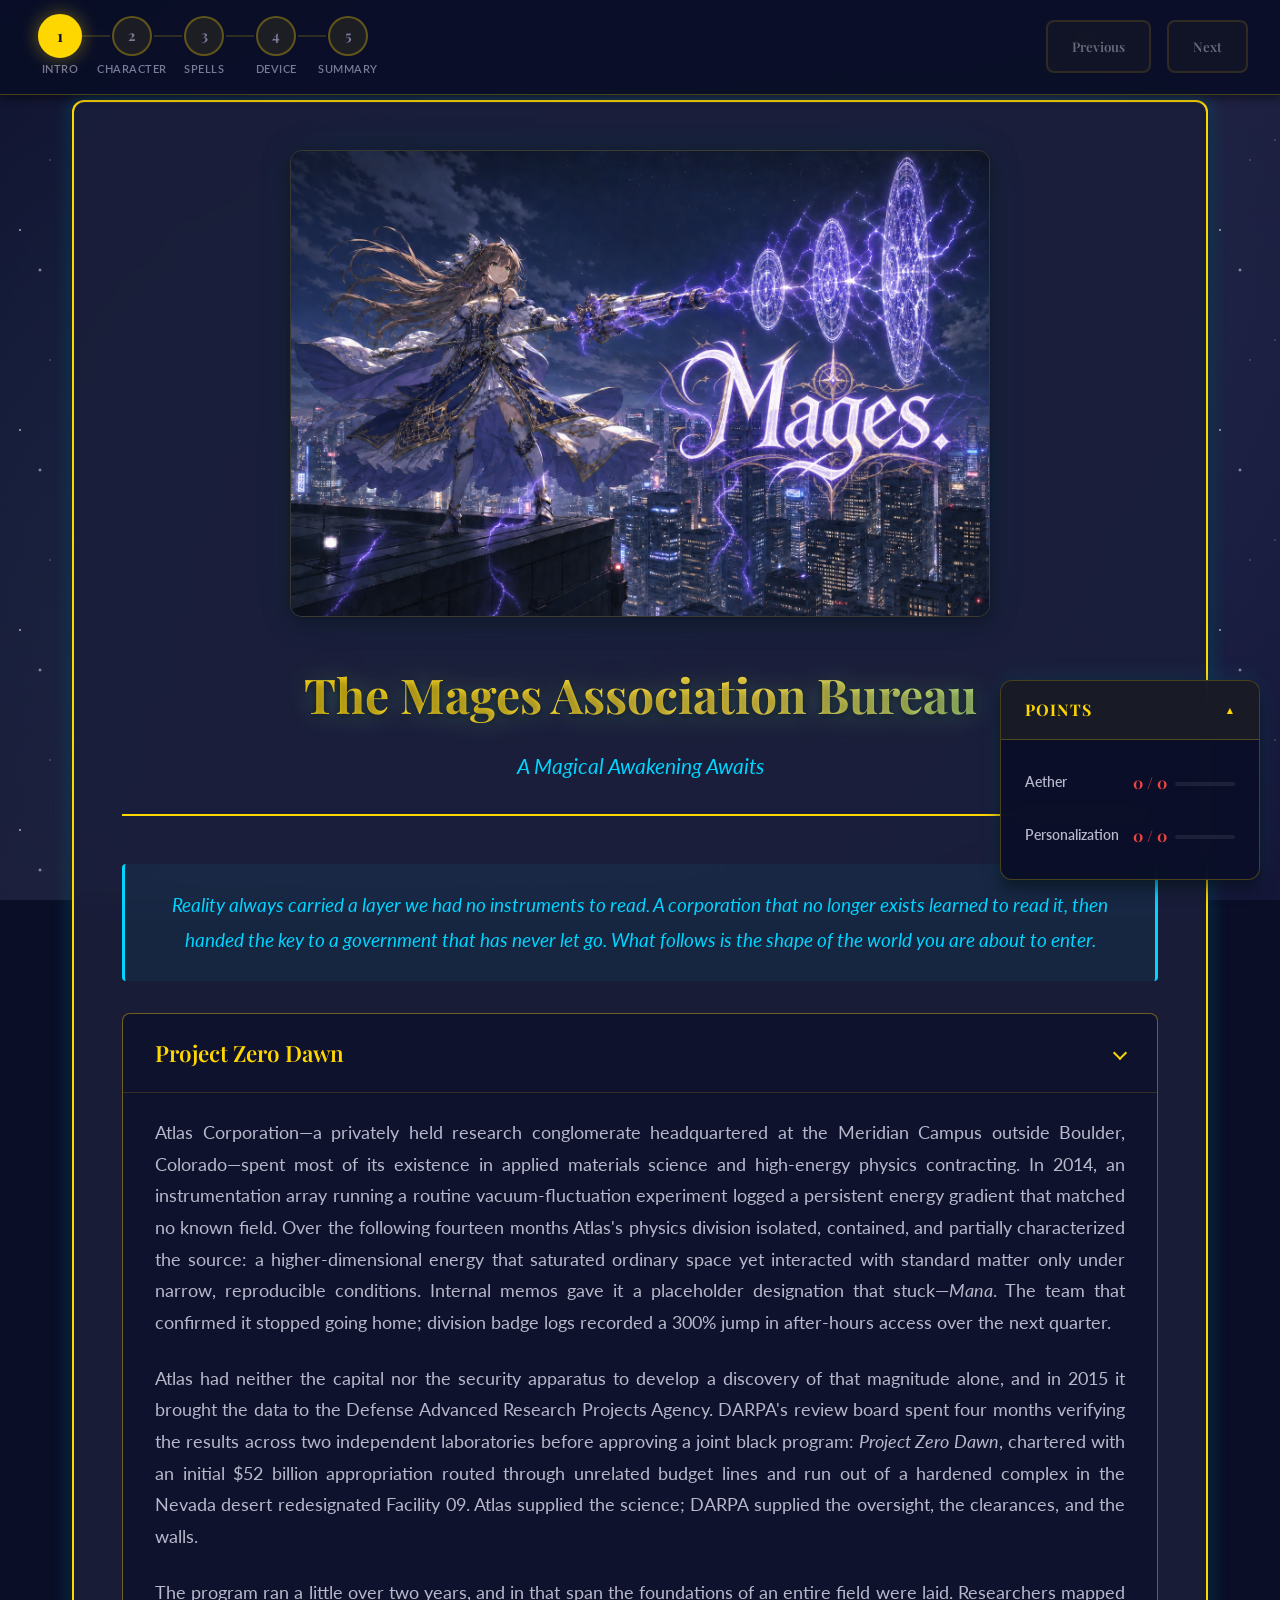
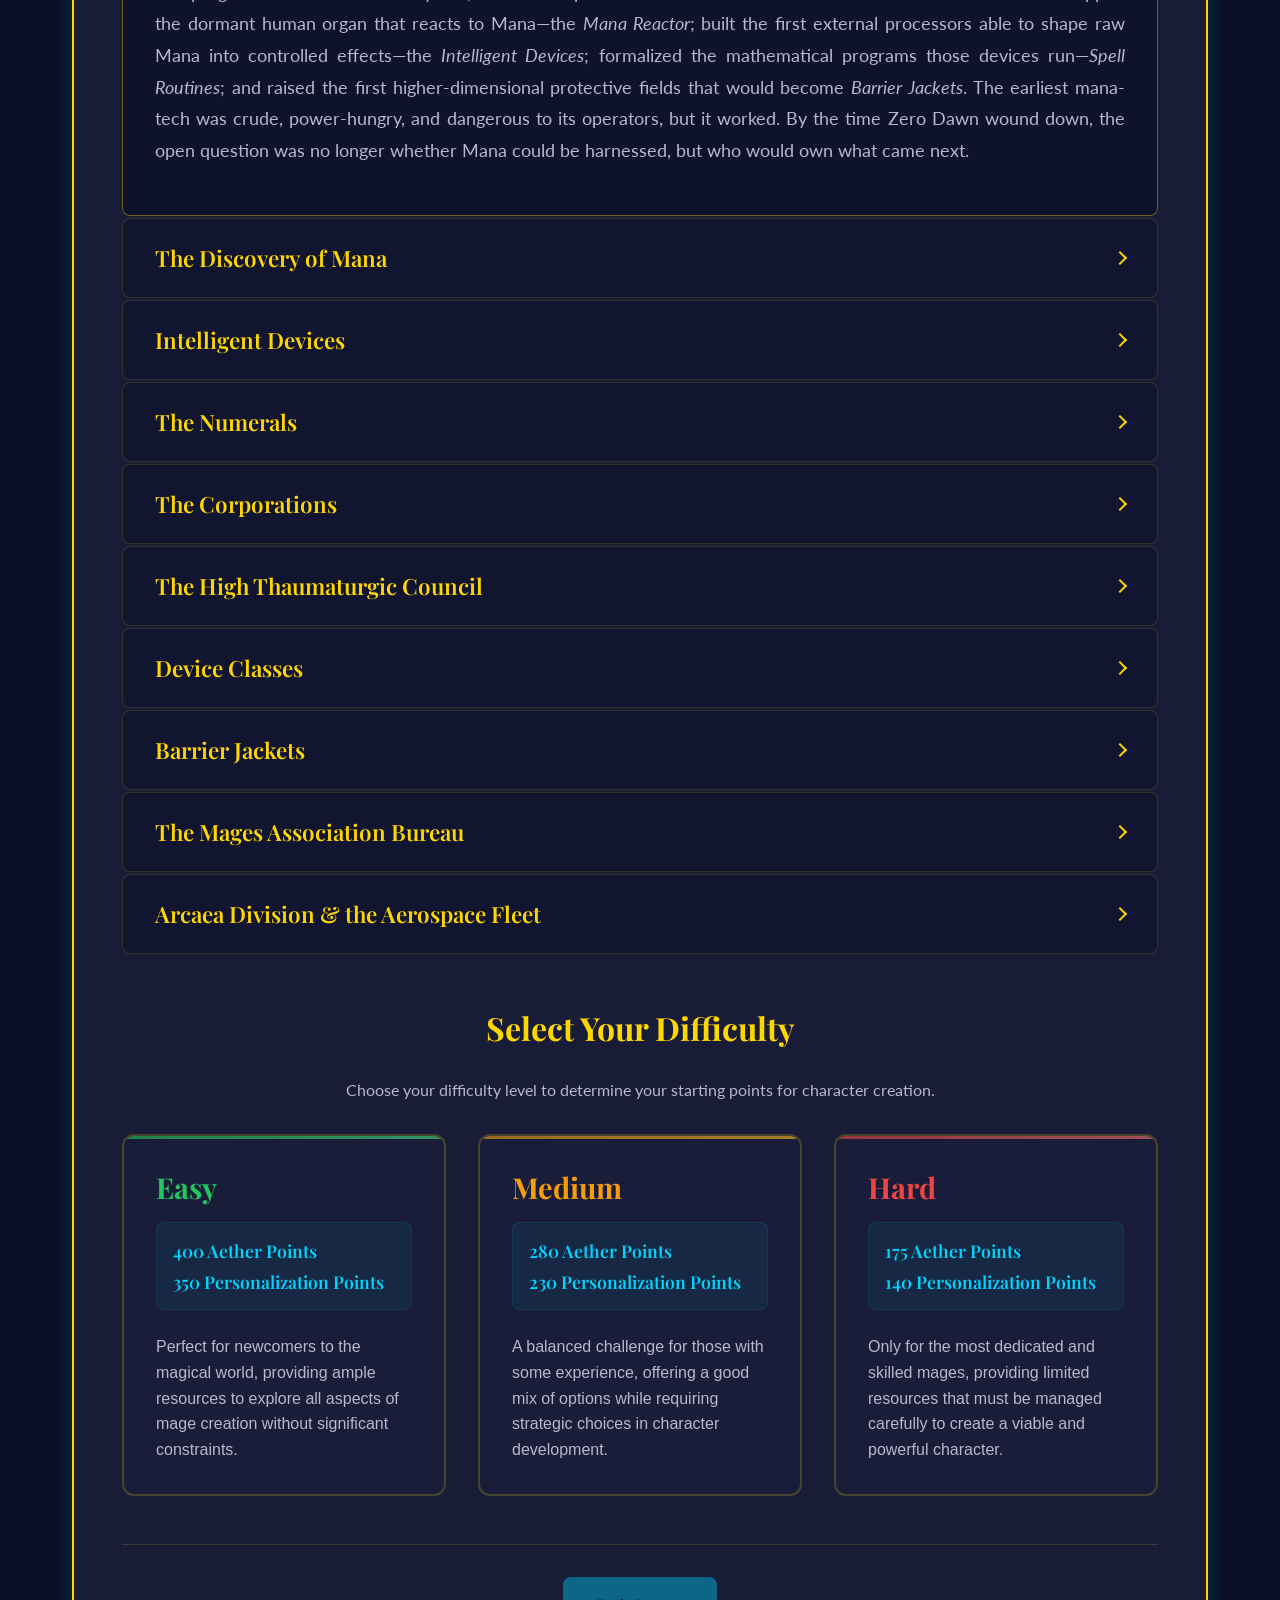
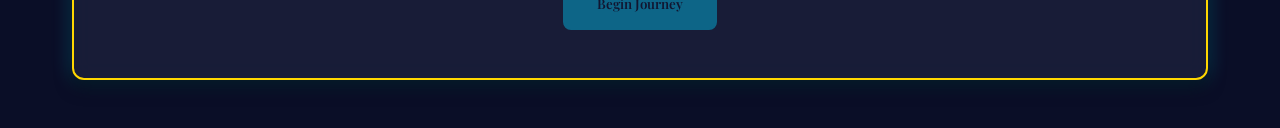
<file: index.html>
<!DOCTYPE html>
<html lang="en">
<head>
    <meta charset="UTF-8">
    <meta name="viewport" content="width=device-width, initial-scale=1.0">
    <title>Mages CYOA - Choose Your Own Adventure</title>
    <link rel="stylesheet" href="css/styles.css">
    <link href="https://fonts.googleapis.com/css2?family=Playfair+Display:wght@400;600;700&family=Lato:wght@300;400;700&display=swap" rel="stylesheet">
</head>
<body>
    <!-- Starry Background -->
    <div class="starfield"></div>
    
    <!-- Point Tracker (Bottom Right Hover) -->
    <div id="pointTracker" class="point-tracker">
        <div class="tracker-header">
            <span class="tracker-title">Points</span>
            <span class="tracker-toggle" id="trackerToggle">&#9650;</span>
        </div>
        <div class="tracker-content" id="trackerContent">
            <div class="point-row">
                <span class="point-label">Aether</span>
                <span id="aetherPoints" class="point-value">0 / 0</span>
                <div class="point-bar"><div id="aetherBar" class="point-bar-fill aether-bar"></div></div>
            </div>
            <div class="point-row">
                <span class="point-label">Personalization</span>
                <span id="personalizationPoints" class="point-value">0 / 0</span>
                <div class="point-bar"><div id="personalizationBar" class="point-bar-fill personalization-bar"></div></div>
            </div>
        </div>
    </div>

    <!-- Navigation -->
    <nav class="main-nav">
        <div class="nav-progress">
            <div class="nav-step-wrapper">
                <span class="nav-step active" data-page="1">1</span>
                <span class="nav-step-label">Intro</span>
            </div>
            <div class="nav-step-wrapper">
                <span class="nav-step" data-page="2">2</span>
                <span class="nav-step-label">Character</span>
            </div>
            <div class="nav-step-wrapper">
                <span class="nav-step" data-page="3">3</span>
                <span class="nav-step-label">Spells</span>
            </div>
            <div class="nav-step-wrapper">
                <span class="nav-step" data-page="4">4</span>
                <span class="nav-step-label">Device</span>
            </div>
            <div class="nav-step-wrapper">
                <span class="nav-step" data-page="5">5</span>
                <span class="nav-step-label">Summary</span>
            </div>
        </div>
        <div class="nav-buttons">
            <button id="prevBtn" class="nav-btn" disabled>Previous</button>
            <button id="nextBtn" class="nav-btn" disabled>Next</button>
        </div>
    </nav>

    <!-- Main Content Container -->
    <main class="main-container">
        
        <!-- Page 1: Introduction & Difficulty Selection -->
        <section id="page1" class="page active">
            <div class="page-content">
                <header class="page-header">
                    <img src="Mages Cover.png" alt="Mages Cover Art" class="cover-art">
                    <h1>The Mages Association Bureau</h1>
                    <p class="subtitle">A Magical Awakening Awaits</p>
                </header>

                <div class="lore-section">
<p class="flavor-text"><em>Reality always carried a layer we had no instruments to read. A corporation that no longer exists learned to read it, then handed the key to a government that has never let go. What follows is the shape of the world you are about to enter.</em></p>

<div class="accordion">
    <div class="accordion-item open">
        <button class="accordion-header">
            <span>Project Zero Dawn</span>
            <span class="accordion-chevron"></span>
        </button>
        <div class="accordion-body">
            <div class="accordion-content">
                <p style="text-align: justify;">Atlas Corporation&mdash;a privately held research conglomerate headquartered at the Meridian Campus outside Boulder, Colorado&mdash;spent most of its existence in applied materials science and high-energy physics contracting. In 2014, an instrumentation array running a routine vacuum-fluctuation experiment logged a persistent energy gradient that matched no known field. Over the following fourteen months Atlas's physics division isolated, contained, and partially characterized the source: a higher-dimensional energy that saturated ordinary space yet interacted with standard matter only under narrow, reproducible conditions. Internal memos gave it a placeholder designation that stuck&mdash;<em>Mana</em>. The team that confirmed it stopped going home; division badge logs recorded a 300% jump in after-hours access over the next quarter.</p>
                <p style="text-align: justify;">Atlas had neither the capital nor the security apparatus to develop a discovery of that magnitude alone, and in 2015 it brought the data to the Defense Advanced Research Projects Agency. DARPA's review board spent four months verifying the results across two independent laboratories before approving a joint black program: <em>Project Zero Dawn</em>, chartered with an initial $52 billion appropriation routed through unrelated budget lines and run out of a hardened complex in the Nevada desert redesignated Facility 09. Atlas supplied the science; DARPA supplied the oversight, the clearances, and the walls.</p>
                <p style="text-align: justify;">The program ran a little over two years, and in that span the foundations of an entire field were laid. Researchers mapped the dormant human organ that reacts to Mana&mdash;the <em>Mana Reactor</em>; built the first external processors able to shape raw Mana into controlled effects&mdash;the <em>Intelligent Devices</em>; formalized the mathematical programs those devices run&mdash;<em>Spell Routines</em>; and raised the first higher-dimensional protective fields that would become <em>Barrier Jackets</em>. The earliest mana-tech was crude, power-hungry, and dangerous to its operators, but it worked. By the time Zero Dawn wound down, the open question was no longer whether Mana could be harnessed, but who would own what came next.</p>
            </div>
        </div>
    </div>

    <div class="accordion-item">
        <button class="accordion-header">
            <span>The Discovery of Mana</span>
            <span class="accordion-chevron"></span>
        </button>
        <div class="accordion-body">
            <div class="accordion-content">
                <p style="text-align: justify;">Zero Dawn's chemists never manufactured Mana; they learned to detect, concentrate, and route an energy that was already everywhere. <em>Mana is a higher-dimensional energy that permeates all of reality</em>, occupying spatial relationships ordinary matter cannot reach while interacting with standard-model particles under specific conditions. Its defining and most unsettling property is responsiveness: inside a saturated field, Mana reacts in measurable ways to the focused intent of a conscious observer&mdash;a result that forced the program's physicists to treat cognition as a boundary condition rather than a nuisance variable.</p>
                <p style="text-align: justify;">Human exposure to concentrated Mana activates an organ that anatomy had never catalogued, because it lies dormant and sits only partially within baseline space. <em>Designated the Mana Reactor, it occupies the same coordinates as the heart but extends into higher dimensions</em>, functioning as a biological bridge that lets higher-dimensional energy do work in ordinary reality. Every human carries one from birth; fewer than one activation in several hundred thousand happens by accident, and the rest require deliberate, supervised induction. Once active, the reactor absorbs ambient Mana, stores it, and converts dietary and environmental intake at a rate fixed to the individual.</p>
                <p style="text-align: justify;">Reactor capacity varies across the population by nearly two orders of magnitude, and the program borrowed the Kabbalistic Tree of Life to classify it&mdash;<em>ten ranks from Malkuth at baseline to Keter at the observed ceiling</em>. Rank sets storage capacity, ambient absorption rate, and conversion efficiency. Genetic screening paired with dimensional-resonance imaging identifies an individual's rank with 94% accuracy before activation. A Keter-rank reactor holds and moves roughly 70 times the Mana of a baseline Malkuth, with absorption and recovery scaled to match.</p>
                <p style="text-align: justify;"><em>Rank is immutable.</em> It is set by developmental factors during gestation that no laboratory has learned to reproduce or alter, and no verified method raises it after birth. Training sharpens control, discharge efficiency, and routine complexity&mdash;never capacity. The ceiling is not merely theoretical: in more than a decade of universal screening, exactly one living person has ever imaged at Keter.</p>
            </div>
        </div>
    </div>
    <div class="accordion-item">
        <button class="accordion-header">
            <span>Intelligent Devices</span>
            <span class="accordion-chevron"></span>
        </button>
        <div class="accordion-body">
            <div class="accordion-content">
                <p style="text-align: justify;">The reactor solved storage and supply; it did nothing for control. Shaping raw Mana into a specific effect in ordinary space demands dimensional mathematics that exceed unaided human cognition by three to four orders of magnitude, and Zero Dawn's early volunteers who attempted manual manipulation paid for it with seizures, cerebral hemorrhage, and lasting cognitive damage. The human nervous system is simply not rated for the computation.</p>
                <p style="text-align: justify;">The answer was to move the computation off the operator. <em>An Intelligent Device is a palm-sized magitech construct that serves as the external processor for every mana operation its user performs.</em> Each houses a purpose-built artificial general intelligence that handles the dimensional calculation and translates intent into effect. A bonding protocol keys the device to the user's genetic signature and the unique energy pattern of their reactor, forming a neural link that answers conscious command with sub-100-millisecond latency. A bonded device is also, in practice, a partner: its AGI learns its operator, offers counsel, and refuses commands that would injure them.</p>
                <p style="text-align: justify;">Devices execute Spell Routines&mdash;the mathematical programs that turn stored Mana into fire, force, barriers, or diagnosis. Routines are graded on a <em>ten-tier scale</em> by range, energy throughput, and computational load (operators call the last "weave"). Tier 1 routines work at room scale on modest power: illumination, ignition, simple kinetic shaping. The scale climbs through building, block, and district ranges to Tier 10&mdash;strategic effects whose outputs and processing demands press the limits of the best hardware ever built. The higher tiers are gated as much by a device's processing ceiling as by the operator's reactor.</p>
                <p style="text-align: justify;"><em>Device technology has advanced through five generations, and today almost none of it is built by the government.</em> First Generation devices are Civilian-grade: dependable for everyday routines, unsuited to combat, and as of 2026 still the most common hardware in private hands. Second and Third Generation devices are professional equipment&mdash;hardened materials, faster cores, AGI capable of limited autonomy. Fourth Generation is the current combat standard: quantum-enhanced processing, direct neural interface, tactical planning in contested conditions, priced for elite units and corporate security. Fifth Generation remains experimental, numbering in the dozens worldwide, with self-revising AGI, programmable metamaterials, and processing that approaches the limits dimensional physics imposes. Because the foundational principles were released openly years ago, every generation above the first is now designed and fabricated by competing private firms&mdash;which is why no two makers' devices feel quite alike.</p>
            </div>
        </div>
    </div>

    <div class="accordion-item">
        <button class="accordion-header">
            <span>The Numerals</span>
            <span class="accordion-chevron"></span>
        </button>
        <div class="accordion-body">
            <div class="accordion-content">
                <p style="text-align: justify;">Project Zero Dawn ended as a government program but not as an institution. When the charter lapsed, the Atlas research divisions that had carried the science refused to be folded back into a corporation that no longer grasped what it held. In 2017 they broke away and incorporated independently as <em>The Numerals</em>&mdash;a US-based research organization that kept its clearances, its people, and its data, and promptly cultivated the tightest possible relationship with the Department of Defense. Within two years the Numerals were less a contractor than a standing research arm of the US military, and the acknowledged premier authority on everything mana-tech.</p>
                <p style="text-align: justify;">The Numerals' most consequential decision was also its least guarded. In its early years the organization <em>published a foundational set of mana-tech principles into the open</em>&mdash;reactor induction theory, device-bonding architecture, the base Spell Routine instruction set, Barrier Jacket field geometry. The release was deliberate: the field was too large for any single body to build out, and open principles meant a thousand laboratories would do the engineering the Numerals could not. The bet paid off beyond projection. An industry grew in a handful of years where a monopoly would have taken decades.</p>
                <p style="text-align: justify;">What the open principles do not describe, the Numerals keep&mdash;fifth-generation AGI design, the hardest materials science, and the classified upper tiers of routine theory&mdash;and the rest they license. They sit beside the High Thaumaturgic Council and the Bureau as the third pillar of the American mana order: not a governing body, but the one everyone else calls when the physics stops making sense.</p>
            </div>
        </div>
    </div>
    <div class="accordion-item">
        <button class="accordion-header">
            <span>The Corporations</span>
            <span class="accordion-chevron"></span>
        </button>
        <div class="accordion-body">
            <div class="accordion-content">
                <p style="text-align: justify;">The open release that made the Numerals indispensable finished Atlas Corporation. The parent company had spun its science out and kept its name, its debt, and little else; it tried to compete in a market its own former divisions had just handed to the world for free. <em>Atlas was eclipsed by its own offspring within five years</em>, delisted, and filed for bankruptcy before the decade closed. The firm that discovered Mana now survives mainly as a footnote in Bureau orientation material and a logo on a handful of collectible first-generation shells.</p>
                <p style="text-align: justify;">What rose in its place was an industry. Hundreds of firms&mdash;from garage fabricators to defense primes&mdash;built real businesses on the Numerals' published principles, and competition did what competition does: it diversified everything. Rival houses developed proprietary device materials, from mass-market alloys to exotic engineered substrates; distinctive bonded forms; and signature AGI personalities, so that an experienced mage can often name a device's maker on sight. <em>The variety of generations, materials, and shapes a mage chooses from is the fingerprint of a crowded, aggressive market</em>, not of any central design.</p>
                <p style="text-align: justify;">The boom cut both ways. Over the following decade a minority of firms crossed the line their licenses drew&mdash;fabricating devices without Bureau tracking, selling combat-grade routines to private buyers, and running unlicensed reactor activations for anyone who could pay. The press calls them rogue corporations; the Bureau calls them the single largest source of uncontained mana-tech inside US borders. A device built to be untraceable, in the hands of an operator no agency screened, is the exact threat the regulatory apparatus was eventually built to answer.</p>
            </div>
        </div>
    </div>

    <div class="accordion-item">
        <button class="accordion-header">
            <span>The High Thaumaturgic Council</span>
            <span class="accordion-chevron"></span>
        </button>
        <div class="accordion-body">
            <div class="accordion-content">
                <p style="text-align: justify;"><em>When the Zero Dawn charter lapsed, the government faced a problem no statute anticipated: it had helped create individuals whom no court, prison, or conventional unit could reliably compel.</em> A Keter-rank operator running fifth-generation hardware is not a citizen the ordinary machinery of the state can simply arrest. The answer, written into law in 2019, was to seat authority with those who could enforce it. The High Thaumaturgic Council is the apex mage authority of the United States&mdash;ten Seats, mapped by tradition to the ten Sephirot of the reactor scale, each held by one of the most capable mages the country has.</p>
                <p style="text-align: justify;">The Council answers to the President, and holds as its founding oath a duty to safeguard the state and obey its sitting Commander in Chief. Written into that same charter is a single reserved exception: should mana-tech be bent to abusive ends, or the state itself begin to go rogue on the strength of the power the Council guards, the <em>First Seat holds the standing authority to refuse the order and ignore it</em>. The Council invokes it sparingly&mdash;in practice it complies when given sound reason and justification, and treats that restraint as the point. For all the power it commands, the High Thaumaturgic Council has kept its oath: it answers to the office of the President, and turns against that office only when the office turns against the country. Within the body the First Seat's rulings stand unless the other nine overturn them by unanimous vote; Seats are earned through demonstrated capacity rather than political appointment, and each runs a domain of the national mana apparatus in addition to voting on policy.</p>
                <p style="text-align: justify;">The current composition, by Seat:</p>
                <div class="lore-roster">
                    <div class="lore-seat"><h4 class="lore-seat-name">First Seat &mdash; Alicia Hindelburg <span class="lore-seat-rank">Keter</span></h4><p class="lore-seat-meta">Higher-dimensional theory, final policy authority &middot; Fifth Generation grimoire-type, codename KEYSTONE</p><p>Half-German and half-American, Hindelburg is the first and only person ever to image at Keter rank, and by every metric the Bureau tracks the most powerful mage in the United States. She came up through the Numerals' theory division rather than the military, and her authority rests less on battlefield record&mdash;she has almost none&mdash;than on a capacity gap no rival can close. Her published work underlies the upper tiers of routine theory; her classified work is assumed to go further. Colleagues describe her as deliberate to the point of coldness, a trait the charter arguably demands of whoever casts a vote nine others must be unanimous to overrule.</p></div>
                    <div class="lore-seat"><h4 class="lore-seat-name">Second Seat &mdash; Daniel Okafor <span class="lore-seat-rank">Chokhmah</span></h4><p class="lore-seat-meta">Arcaea Division command, overseas suppression &middot; Fifth Generation saber-type, codename SENTINEL</p><p>Nigerian-American and former Army Special Forces, Okafor commands the Arcaea Division and its worldwide Suppression Teams. His remit is the hardest secret the country keeps&mdash;that mana-tech exists at all&mdash;and he is judged by the absence of evidence rather than its presence. A Chokhmah reactor and a close-quarters device make him a field commander who still deploys, which his staff count as both his greatest asset and a standing liability. Inside the High Thaumaturgic Council he argues for restraint abroad and overwhelming response only once containment has already failed.</p></div>
                    <div class="lore-seat"><h4 class="lore-seat-name">Third Seat &mdash; Vivian Cross <span class="lore-seat-rank">Chokhmah</span></h4><p class="lore-seat-meta">Aerospace Fleet command, orbital and deep-space operations &middot; Fifth Generation command-baton-type, codename FLAGSTAFF</p><p>American, a former naval aviator who transferred in during the first fleet trials, Cross commands the Aerospace Fleet from the flag deck of a Leviathan-class battleship she rarely leaves. She oversees solar-system patrol, the long-duration research flights, and the colony program, and she signed the orders that sent Voyager 4 past the Oort Cloud. Cross treats the Fleet as the strategic depth behind every other Seat's authority and resists any tasking that would pull warships back to low orbit for domestic display.</p></div>
                    <div class="lore-seat"><h4 class="lore-seat-name">Fourth Seat &mdash; Soo-jin Park <span class="lore-seat-rank">Binah</span></h4><p class="lore-seat-meta">Numerals liaison, research policy &middot; Fifth Generation analytic-grimoire-type, codename LEDGER</p><p>Korean-American, Park spent fifteen years inside the Numerals' routine-theory group before taking the Seat that speaks for it. She is the High Thaumaturgic Council's bridge to the organization that still understands the physics best, and the Seat most often outvoted&mdash;her instinct is to publish and standardize where her colleagues prefer to classify. Her Binah reactor and research pedigree make her the body's reference for what is and is not actually possible, a role she guards against colleagues inclined to promise more than the math allows.</p></div>
                    <div class="lore-seat"><h4 class="lore-seat-name">Fifth Seat &mdash; Marcus Delgado <span class="lore-seat-rank">Chesed</span></h4><p class="lore-seat-meta">Bureau enforcement, registration and containment &middot; Fourth Generation sidearm-type, codename WARRANT</p><p>Mexican-American and a career federal agent who awakened in the line of duty, Delgado runs the enforcement arm of the Mages Association Bureau and represents it at the table. He holds a Chesed reactor, modest beside most of his peers, and treats that as the point: the law has to apply the same way to a Malkuth shoplifter and a Geburah fugitive, or it applies to no one. His position that registration is a civil-liberties floor rather than a surveillance ceiling keeps him at odds with the Division seats.</p></div>
                    <div class="lore-seat"><h4 class="lore-seat-name">Sixth Seat &mdash; Rajesh Varma <span class="lore-seat-rank">Binah</span></h4><p class="lore-seat-meta">Device engineering, generation standards &middot; Fifth Generation fabrication-gauntlet-type, codename TOOLMARK</p><p>Indian-American, Varma trained as a semiconductor engineer before the field existed and now sets the standards every licensed manufacturer builds to. He can read a device's generation, maker, and condition from its field signature alone, and he personally certifies the few fifth-generation units that leave the labs. Inside the High Thaumaturgic Council he is the voice warning that open principles let capability outrun oversight, and he pushes for the tracking and shutdown features the Corporations would rather not fund.</p></div>
                    <div class="lore-seat"><h4 class="lore-seat-name">Seventh Seat &mdash; Natalia Brandt <span class="lore-seat-rank">Geburah</span></h4><p class="lore-seat-meta">Combat doctrine, combined-arms integration &middot; Fourth Generation command-standard-type, codename CHESSBOARD</p><p>German-American, Brandt wrote the doctrine that turned mage combat from individual dueling into coordinated operations folded into conventional force structure. A Geburah reactor and a career in operational planning give her the standing to tell generals how their new assets actually fight. She is blunt that mages are a supporting arm rather than a replacement for an army, and she treats the glamour the public attaches to combat mages as a tactical hazard in its own right.</p></div>
                    <div class="lore-seat"><h4 class="lore-seat-name">Eighth Seat &mdash; Yusuf Haddad <span class="lore-seat-rank">Binah</span></h4><p class="lore-seat-meta">Biomantic medicine, reactor physiology &middot; Fifth Generation scalpel-scepter-type, codename SUTURE</p><p>Lebanese-American and a trauma surgeon before his activation, Haddad built the biomantic medicine that lets mana-tech repair injuries conventional surgery cannot reach. His work on reactor physiology produced the supervised activation protocols now used nationwide, cutting accidental-awakening fatalities sharply. His Binah reactor and clinical caution make him the Seat most resistant to pushing any technique past its demonstrated limits; he will not sign off on cellular work whose long-term effects remain unmeasured.</p></div>
                    <div class="lore-seat"><h4 class="lore-seat-name">Ninth Seat &mdash; Grace Nakamura <span class="lore-seat-rank">Chesed</span></h4><p class="lore-seat-meta">Threat assessment, intelligence synthesis &middot; Fourth Generation sensor-array-type, codename CASSANDRA</p><p>Japanese-American and a former intelligence analyst, Nakamura runs the High Thaumaturgic Council's threat-assessment apparatus. Her routines do not read the future; they fuse dimensional-resonance surveillance with conventional intelligence into probability estimates precise enough to pre-position Suppression Teams and Bureau units before a situation breaks. A Chesed reactor keeps her off the front line, which she considers fitting for the person every major decision routes through for a risk read.</p></div>
                    <div class="lore-seat"><h4 class="lore-seat-name">Tenth Seat &mdash; Owen Mackey <span class="lore-seat-rank">Geburah</span></h4><p class="lore-seat-meta">Counter-rogue-corporation operations &middot; Fourth Generation intrusion-type, codename KILLSWITCH</p><p>Irish-American, Mackey came out of the Bureau's technical branch and now leads operations against rogue corporations&mdash;the firms fabricating untracked devices and running black-market awakenings. His intrusion-pattern device is built to breach hostile AGI and trigger the remote-shutdown pathway legitimate manufacturers are required to embed. A Geburah reactor lets him take the field against hardened targets personally, and he argues continually for the budget and legal reach to match a threat he insists is growing faster than the Bureau will admit.</p></div>
                </div>
                <p style="text-align: justify;"><em>The High Thaumaturgic Council is the United States' attempt to govern power that predates any law written to hold it.</em> Ten people decide how mana-tech is researched, licensed, deployed, and contained; their votes reach from a civilian's first-generation device to the guns of the Aerospace Fleet. Every registered mage lives inside the structure they maintain&mdash;and the deliberate fault line running through it, the single Seat nine others must stand together to overrule, is the price the country accepted for seating authority where the power actually sits.</p>
            </div>
        </div>
    </div>
    <div class="accordion-item">
        <button class="accordion-header">
            <span>Device Classes</span>
            <span class="accordion-chevron"></span>
        </button>
        <div class="accordion-body">
            <div class="accordion-content">
                <p style="text-align: justify;">A bonded device is not locked to one shape. Within limits set by mass-energy conservation and its own generation, an Intelligent Device reconfigures into whatever form its routines call for&mdash;a blade, a cannon, a grimoire, a bare focus. That flexibility, more than any difference in reactor rank, is what sorted mages into three recognized Classes, each a coherent pairing of device configuration and fighting method rather than a rigid caste.</p>
                <p style="text-align: justify;"><em>Knights fight close.</em> Their devices take bladed or gauntleted forms, and their routines pour Mana into the body itself&mdash;speed, strength, durability&mdash;and into the edge they carry. A trained Knight closes distance faster than an unenhanced opponent can react, strikes hard enough to breach reinforced structures, and absorbs punishment that would kill a baseline human, trading the reach that defines most mage combat for the ability to end an engagement inside it. Their discipline is explosive, surgical, and favored wherever collateral damage must stay contained.</p>
                <p style="text-align: justify;"><em>Bombardment mages fight from distance.</em> Their devices become staves, cannons, and focusing arrays built to throw destructive routines across kilometers with real-time correction&mdash;the artillery of the field. The best can collapse a city block with a single routine or sustain a barrage that overwhelms a defender's barriers by volume, at the cost of the Knight's mobility and resilience. They dominate siege, area denial, and the elimination of high-value targets from beyond effective return fire, and they are most dangerous when someone else is keeping the enemy off them.</p>
                <p style="text-align: justify;"><em>Thaumaturges fight by multiplying everyone else.</em> Their devices usually hold a grimoire or scepter form housing deep routine libraries, and their work is healing, enhancement, reactor replenishment, barrier anchoring, and the disruption or hijacking of enemy devices. A capable Thaumaturge keeps a wounded team in the fight, lifts allies past their usual limits for a bounded window, and can turn a hostile device against its owner through an intrusion routine. In sustained operations they are frequently the most valuable mage on the field&mdash;which also makes them the first target.</p>
            </div>
        </div>
    </div>

    <div class="accordion-item">
        <button class="accordion-header">
            <span>Barrier Jackets</span>
            <span class="accordion-chevron"></span>
        </button>
        <div class="accordion-body">
            <div class="accordion-content">
                <p style="text-align: justify;"><em>A Barrier Jacket is armor that exists mostly where attacks cannot reach it.</em> It forms when a mage circulates Mana through their device under a pre-loaded defensive routine, raising a layered higher-dimensional field anchored to the body. Because most of the structure sits outside baseline space, a Jacket adds effectively no weight and imposes no meaningful restriction on movement while still intercepting both kinetic and mana-based attacks&mdash;the single most important reason trained mages survive engagements that would shred conventional body armor.</p>
                <p style="text-align: justify;">Within the field's constraints, appearance is almost entirely the operator's choice, and a Jacket became the clearest statement a mage makes about themselves. Some run formal silhouettes&mdash;ballroom, royal, aristocratic, ceremonial&mdash;that carry protection inside something elegant; others favor military dress, hard tactical rigs, or scholar's and street cuts. The style is cosmetic, but it is rarely arbitrary: affiliation, role, and temperament all read off a mage's Jacket at a glance.</p>
                <p style="text-align: justify;"><em>Underneath the styling, a Jacket is a working defensive system and a secondary Mana store.</em> Its layered barriers absorb a bounded amount of damage before a layer fails, and the device re-knits failed layers for as long as the operator sustains the routine and has the reactor capacity to feed it. More advanced Jackets fold in utility&mdash;sealed environmental protection, integrated comms and sensors, and limited magical-thrust flight&mdash;turning a survival tool into a mobile platform, with every added function drawing against the same finite Mana budget.</p>
            </div>
        </div>
    </div>

    <div class="accordion-item">
        <button class="accordion-header">
            <span>The Mages Association Bureau</span>
            <span class="accordion-chevron"></span>
        </button>
        <div class="accordion-body">
            <div class="accordion-content">
                <p style="text-align: justify;">Two pressures made a dedicated agency unavoidable. The first was sheer numbers: beyond the supervised activations the program intended, mages began appearing on their own&mdash;rare accidental core activations, and, increasingly, children born with reactors already active, an inherited awakening the first generation of mages passed to the second. The second was the rogue corporations, pushing untracked devices and unlicensed awakenings into circulation faster than any existing agency could follow. By the early 2020s the registered mage population had climbed well into the hundreds of thousands and showed no sign of leveling.</p>
                <p style="text-align: justify;">Congress answered by chartering the <em>Mages Association Bureau</em>, a federal agency whose jurisdiction over mana-tech supersedes state and local authority and which operates, under classified directives, with latitude conventional law enforcement does not have. Registration is mandatory: every activated mage must file rank, capabilities, and bonded device with the Bureau. Concealing an active reactor or an unregistered device is a federal felony, and the Bureau audits the licensed corporations that build the hardware as rigorously as it tracks the people who carry it.</p>
                <p style="text-align: justify;">Above all, the Bureau keeps the secret. To the public there is no Mana, no reactor, no awakening&mdash;the field is classified at a tier most of the government will never be read into. Every mage signs a binding non-disclosure instrument as a condition of activation, and the Bureau issues each a prepared cover: to family, employers, and neighbors, a newly awakened mage has simply been recruited into a selective federal research initiative or military program, an account that explains the clearances, the absences, and the stipend without ever touching the truth. Disclosure to an uncleared civilian is prosecuted as harshly as any device crime&mdash;secrecy is not a courtesy the Bureau extends, but the first duty it enforces.</p>
                <p style="text-align: justify;">Control runs through the devices as much as the people. <em>Every legally manufactured Intelligent Device carries Bureau tracking and a remote-shutdown pathway</em> the agency can trigger if its registered operator is confirmed in illegal use&mdash;the same pathway whose absence makes rogue-fabricated, untraceable devices such a priority to find. The Bureau maintains linked registries of mages, devices, and licensed routines, and it is the hunt for what those registries cannot see that drives most of its field work.</p>
                <p style="text-align: justify;">Access scales with role, and the top of the scale is held back. Civilians generally carry first- or second-generation devices; professional and corporate mages run third; Bureau agents and military units field fourth. <em>Fifth-generation hardware stays under tight restriction</em>, released only to vetted operators and sanctioned research. The Bureau is more than a cordon, though&mdash;it funds research, trains the newly awakened, employs mages in public service, and investigates mana crime with expertise no ordinary department can match, keeping cooperation more rewarding than evasion. <em>You will register here. Whatever you become, this is where your file begins.</em></p>
            </div>
        </div>
    </div>

    <div class="accordion-item">
        <button class="accordion-header">
            <span>Arcaea Division &amp; the Aerospace Fleet</span>
            <span class="accordion-chevron"></span>
        </button>
        <div class="accordion-body">
            <div class="accordion-content">
                <p style="text-align: justify;">For all its spread inside American borders, mana-tech is a national monopoly, and that is no accident of geography. <em>It remains effectively unknown abroad because the Arcaea Division keeps it that way.</em> Arcaea is the country's elite mage corps, and its Suppression Teams operate worldwide with one standing mission: find any foreign effort that stumbles onto Mana and bury it&mdash;data, instruments, and institutional memory&mdash;before it can take root. They work by erasure rather than open confrontation, and their success is measured in discoveries that never become public anywhere else on Earth.</p>
                <p style="text-align: justify;">Arcaea does not stand alone. <em>Behind it is the Aerospace Fleet, a line of space- and FTL-capable warships running on pure mana-tech.</em> The classes descend from the Leviathan-class Aerospace Battleships&mdash;kilometers-long capital ships&mdash;through cruisers down to the nimble Aerospace Destroyers. Every hull is driven by an Artificial Mana Reactor, an engineered analogue of the human organ built to power a ship rather than a person, and armed with Array Cannons for ranged engagement and Anti-Matter Torpedoes for strategic strikes. Nothing in any conventional navy on the planet operates on the same axis.</p>
                <p style="text-align: justify;">The Fleet's day-to-day work is quieter than its armament suggests. It patrols the solar system, flies long-duration research missions, and has spent years raising secret colonies across the planets&mdash;habitats and shipyards sited well outside the reach of civilian astronomy, extending the American mana order off-world the same way the Bureau extends it at home. The exclusivity Arcaea enforces on the ground holds in space as well: as far as the Fleet is concerned, there is no competition up there yet.</p>
                <p style="text-align: justify;">The program's farthest reach to date belongs to the exploration ship <em>Voyager 4</em>, the first vessel to pass the Oort Cloud and cross into a neighboring star system under FTL transit. It returned an enormous dataset&mdash;stellar, planetary, and navigational&mdash;routed in sanitized form to NASA, where it quietly reshaped a generation of research whose authors will never be cleared to know its source. Somewhere past the edge of the solar system, the quietest consequence of a bankrupt corporation's discovery is still unfolding.</p>
            </div>
        </div>
    </div>
</div>
                </div>

                <div class="difficulty-section">
                    <h2>Select Your Difficulty</h2>
                    <p>Choose your difficulty level to determine your starting points for character creation.</p>
                    
                    <div class="difficulty-options">
                        <button class="difficulty-btn" data-difficulty="easy">
                            <h3>Easy</h3>
                            <div class="points-display">
                                <span>400 Aether Points</span>
                                <span>350 Personalization Points</span>
                            </div>
                            <p class="difficulty-desc">Perfect for newcomers to the magical world, providing ample resources to explore all aspects of mage creation without significant constraints.</p>
                        </button>
                        
                        <button class="difficulty-btn" data-difficulty="medium">
                            <h3>Medium</h3>
                            <div class="points-display">
                                <span>280 Aether Points</span>
                                <span>230 Personalization Points</span>
                            </div>
                            <p class="difficulty-desc">A balanced challenge for those with some experience, offering a good mix of options while requiring strategic choices in character development.</p>
                        </button>
                        
                        <button class="difficulty-btn" data-difficulty="hard">
                            <h3>Hard</h3>
                            <div class="points-display">
                                <span>175 Aether Points</span>
                                <span>140 Personalization Points</span>
                            </div>
                            <p class="difficulty-desc">Only for the most dedicated and skilled mages, providing limited resources that must be managed carefully to create a viable and powerful character.</p>
                        </button>
                    </div>
                </div>

                <div class="page-actions">
                    <button id="beginJourney" class="action-btn primary" disabled>Begin Journey</button>
                </div>
            </div>
        </section>

        <!-- Page 2: Character Creation -->
        <section id="page2" class="page">
            <div class="page-content">
            <div class="page2-main">
                <header class="page-header">
                    <h1>Character Creation</h1>
                    <p class="subtitle">Define Your Magical Identity</p>
                </header>

                <p class="flavor-text"><em>Every mage's journey begins with awakening. Your choices here will shape not only your appearance and capabilities, but your very place in the hidden magical world.</em></p>

                <!-- Basic Information -->
                <div class="creation-section" data-descriptor="Identity &amp; Appearance">
                    <h2>Basic Information</h2>

                    <div class="form-group">
                        <label for="charName">Name</label>
                        <input type="text" id="charName" class="text-input" maxlength="40" placeholder="Name your mage..." autocomplete="off">
                    </div>

                    <div class="form-group">
                        <label>Sex</label>
                        <div class="option-buttons">
                            <button class="option-btn" data-field="sex" data-value="male">Male</button>
                            <button class="option-btn" data-field="sex" data-value="female">Female</button>
                        </div>
                    </div>

                    <div class="form-group">
                        <label>Age</label>
                        <div class="option-buttons">
                            <button class="option-btn" data-field="age" data-value="10">10 Years</button>
                            <button class="option-btn" data-field="age" data-value="15">15 Years</button>
                            <button class="option-btn" data-field="age" data-value="20">20 Years</button>
                            <button class="option-btn" data-field="age" data-value="30">30 Years</button>
                        </div>
                    </div>

                    <div class="form-group">
                        <label>Height (cm)</label>
                        <input type="range" id="height" min="140" max="200" value="170" class="slider">
                        <span id="heightValue">170 cm</span>
                    </div>

                    <div class="form-group">
                        <label>Body Shape</label>
                        <select id="bodyShape" class="select-input">
                            <option value="">Select body shape...</option>
                            <option value="slender">Slender</option>
                            <option value="athletic">Athletic</option>
                            <option value="muscular">Muscular</option>
                            <option value="average">Average</option>
                            <option value="heavy">Heavy</option>
                        </select>
                    </div>

                    <div class="form-group">
                        <label>Coloring</label>
                        <div class="color-picker-group">
                            <div class="color-picker-row">
                                <input type="color" id="skinColor" value="#f5d0c5" class="color-picker">
                                <div class="color-picker-info">
                                    <span class="color-picker-name">Skin</span>
                                    <span class="color-hex" id="skinColorHex">#F5D0C5</span>
                                </div>
                                <span class="color-picker-preview" id="skinColorPreview"></span>
                            </div>
                            <div class="color-picker-row">
                                <input type="color" id="eyeColor" value="#4a90d9" class="color-picker">
                                <div class="color-picker-info">
                                    <span class="color-picker-name">Eyes</span>
                                    <span class="color-hex" id="eyeColorHex">#4A90D9</span>
                                </div>
                                <span class="color-picker-preview" id="eyeColorPreview"></span>
                            </div>
                            <div class="color-picker-row">
                                <input type="color" id="hairColor" value="#2c1810" class="color-picker">
                                <div class="color-picker-info">
                                    <span class="color-picker-name">Hair</span>
                                    <span class="color-hex" id="hairColorHex">#2C1810</span>
                                </div>
                                <span class="color-picker-preview" id="hairColorPreview"></span>
                            </div>
                        </div>
                    </div>

                    <div class="form-group">
                        <label>Time Known About Magic</label>
                        <select id="timeKnownMagic" class="select-input">
                            <option value="">Select duration...</option>
                            <option value="recent">Recently discovered (less than 1 year)</option>
                            <option value="short">Short time (1-3 years)</option>
                            <option value="medium">Medium time (3-7 years)</option>
                            <option value="long">Long time (7+ years)</option>
                            <option value="lifetime">Born into magical family (lifetime)</option>
                        </select>
                    </div>
                </div>

                <!-- Core Attributes -->
                <div class="creation-section" data-descriptor="Power &amp; Role">
                    <h2>Core Attributes <span class="point-cost">(Aether Points)</span></h2>
                    <p class="flavor-text"><em>These attributes define your connection to the magical realm and the power you can wield.</em></p>

                    <!-- Mana Reactor Rank -->
                    <div class="form-group">
                        <label>Mana Reactor Rank (Kabbalistic Tree of Life)</label>
                        <select id="manaReactorRank" class="select-input">
                            <option value="">Select rank...</option>
                            <option value="malkuth">Malkuth (Foundation) - 10 points</option>
                            <option value="yesod">Yesod (Foundation) - 20 points</option>
                            <option value="hod">Hod (Splendor) - 30 points</option>
                            <option value="netzach">Netzach (Eternity) - 40 points</option>
                            <option value="tiferet">Tiferet (Beauty) - 50 points</option>
                            <option value="geburah">Geburah (Severity) - 60 points</option>
                            <option value="chesed">Chesed (Mercy) - 70 points</option>
                            <option value="binah">Binah (Understanding) - 80 points</option>
                            <option value="chokhmah">Chokhmah (Wisdom) - 90 points</option>
                            <option value="keter">Keter (Crown) - 100 points</option>
                        </select>
                        <div class="rank-ladder" id="reactorLadder" aria-hidden="true"></div>
                        <div id="manaReactorDescription" class="option-description"></div>
                    </div>

                    <!-- Intelligent Device Generation -->
                    <div class="form-group">
                        <label>Intelligent Device Generation</label>
                        <select id="deviceGeneration" class="select-input">
                            <option value="">Select generation...</option>
                            <option value="1">1st Generation (Service Issue) - 10 points</option>
                            <option value="2">2nd Generation - 20 points</option>
                            <option value="3">3rd Generation - 30 points</option>
                            <option value="4">4th Generation - 40 points</option>
                            <option value="5">5th Generation (Cutting Edge) - 50 points</option>
                        </select>
                        <div class="rank-ladder device-ladder" id="deviceLadder" aria-hidden="true"></div>
                        <div id="deviceGenerationDescription" class="option-description"></div>
                    </div>

                    <!-- Class Selection -->
                    <div class="form-group">
                        <label>Class Selection</label>
                        <div class="option-buttons class-cards">
                            <button class="option-btn class-card" data-field="class" data-value="knight">
                                <span class="class-emblem" aria-hidden="true">
                                    <svg viewBox="0 0 24 24" width="30" height="30" fill="none" stroke="currentColor" stroke-width="1.6" stroke-linecap="round" stroke-linejoin="round">
                                        <path d="M14.5 3.5 7 11l-1.6-1.6L4 10.8 7.2 14l-3 3 1.8 1.8 3-3 3.2 3.2 1.4-1.4L11 15l7.5-7.5z"/>
                                        <path d="M14.5 3.5 20.5 3.5 20.5 9.5"/>
                                        <path d="M4 17l3 3"/>
                                    </svg>
                                </span>
                                <span class="class-name">Knight</span>
                                <span class="class-role">Melee</span>
                            </button>
                            <button class="option-btn class-card" data-field="class" data-value="bombardment">
                                <span class="class-emblem" aria-hidden="true">
                                    <svg viewBox="0 0 24 24" width="30" height="30" fill="none" stroke="currentColor" stroke-width="1.6" stroke-linecap="round" stroke-linejoin="round">
                                        <circle cx="12" cy="12" r="4"/>
                                        <path d="M12 2v3M12 19v3M2 12h3M19 12h3M4.9 4.9l2.1 2.1M17 17l2.1 2.1M19.1 4.9 17 7M7 17l-2.1 2.1"/>
                                    </svg>
                                </span>
                                <span class="class-name">Bombardment</span>
                                <span class="class-role">Artillery</span>
                            </button>
                            <button class="option-btn class-card" data-field="class" data-value="thaumaturge">
                                <span class="class-emblem" aria-hidden="true">
                                    <svg viewBox="0 0 24 24" width="30" height="30" fill="none" stroke="currentColor" stroke-width="1.6" stroke-linecap="round" stroke-linejoin="round">
                                        <path d="M12 3 14 9.2 20.5 9.2 15.2 13 17.2 19 12 15.2 6.8 19 8.8 13 3.5 9.2 10 9.2z"/>
                                    </svg>
                                </span>
                                <span class="class-name">Thaumaturge</span>
                                <span class="class-role">Support</span>
                            </button>
                        </div>
                        <div id="classDescription" class="option-description"></div>
                    </div>

                    <!-- Barrier Jacket Style -->
                    <div class="form-group">
                        <label>Barrier Jacket Style <span class="point-cost">(Personalization Points)</span></label>
                        <select id="barrierJacketStyle" class="select-input">
                            <option value="">Select style...</option>
                            <option value="ballroom">Victorian Ballroom Gown - 5 points</option>
                            <option value="military">Military Uniform - 5 points</option>
                            <option value="tactical">Sleek Tactical Suit - 5 points</option>
                            <option value="royal">Royal Court Dress - 5 points</option>
                            <option value="scholar">Scholar's Robes - 5 points</option>
                            <option value="aristocratic">Aristocratic Evening Wear - 5 points</option>
                            <option value="combat">Combat-Ready Ensemble - 5 points</option>
                            <option value="ceremonial">Mystical Ceremonial Attire - 5 points</option>
                            <option value="street">Modern Street Style - 5 points</option>
                            <option value="traditional">Ancient Traditional Garb - 5 points</option>
                        </select>
                        <div id="barrierJacketDescription" class="option-description"></div>
                    </div>
                </div>

                <!-- General Perks (Body Enhancements) -->
                <div class="creation-section" data-descriptor="Body Enhancements">
                    <h2>General Perks <span class="point-cost">(Personalization Points)</span></h2>
                    <p class="flavor-text"><em>Through careful training and magical enhancement, your body can transcend human limitations. These perks represent the fusion of physical conditioning and magical power.</em></p>

                    <div class="perk-legend" aria-hidden="true">
                        <span class="perk-legend-item"><span class="legend-pip free"></span>Free (granted by rank)</span>
                        <span class="perk-legend-item"><span class="legend-pip filled"></span>Paid tier</span>
                        <span class="perk-legend-item"><span class="legend-pip high"></span>High tier (7+)</span>
                    </div>

                    <div class="perks-grid">
                        <!-- Speed Tier -->
                        <div class="perk-card">
                            <h3>Speed Tier</h3>
                            <div class="tier-selector">
                                <select id="speedTier" class="tier-select">
                                    <option value="0">Tier 0 (0 points)</option>
                                    <option value="1">Tier 1 (5 points)</option>
                                    <option value="2">Tier 2 (10 points)</option>
                                    <option value="3">Tier 3 (15 points)</option>
                                    <option value="4">Tier 4 (20 points)</option>
                                    <option value="5">Tier 5 (25 points)</option>
                                    <option value="6">Tier 6 (30 points)</option>
                                    <option value="7">Tier 7 (35 points)</option>
                                    <option value="8">Tier 8 (40 points)</option>
                                    <option value="9">Tier 9 (45 points)</option>
                                    <option value="10">Tier 10 (50 points)</option>
                                </select>
                            </div>
                            <div id="speedDescription" class="perk-description"></div>
                        </div>

                        <!-- Strength Tier -->
                        <div class="perk-card">
                            <h3>Strength Tier</h3>
                            <div class="tier-selector">
                                <select id="strengthTier" class="tier-select">
                                    <option value="0">Tier 0 (0 points)</option>
                                    <option value="1">Tier 1 (5 points)</option>
                                    <option value="2">Tier 2 (10 points)</option>
                                    <option value="3">Tier 3 (15 points)</option>
                                    <option value="4">Tier 4 (20 points)</option>
                                    <option value="5">Tier 5 (25 points)</option>
                                    <option value="6">Tier 6 (30 points)</option>
                                    <option value="7">Tier 7 (35 points)</option>
                                    <option value="8">Tier 8 (40 points)</option>
                                    <option value="9">Tier 9 (45 points)</option>
                                    <option value="10">Tier 10 (50 points)</option>
                                </select>
                            </div>
                            <div id="strengthDescription" class="perk-description"></div>
                        </div>

                        <!-- Sense Tier -->
                        <div class="perk-card">
                            <h3>Sense Tier</h3>
                            <div class="tier-selector">
                                <select id="senseTier" class="tier-select">
                                    <option value="0">Tier 0 (0 points)</option>
                                    <option value="1">Tier 1 (5 points)</option>
                                    <option value="2">Tier 2 (10 points)</option>
                                    <option value="3">Tier 3 (15 points)</option>
                                    <option value="4">Tier 4 (20 points)</option>
                                    <option value="5">Tier 5 (25 points)</option>
                                    <option value="6">Tier 6 (30 points)</option>
                                    <option value="7">Tier 7 (35 points)</option>
                                    <option value="8">Tier 8 (40 points)</option>
                                    <option value="9">Tier 9 (45 points)</option>
                                    <option value="10">Tier 10 (50 points)</option>
                                </select>
                            </div>
                            <div id="senseDescription" class="perk-description"></div>
                        </div>

                        <!-- Dexterity Tier -->
                        <div class="perk-card">
                            <h3>Dexterity Tier</h3>
                            <div class="tier-selector">
                                <select id="dexterityTier" class="tier-select">
                                    <option value="0">Tier 0 (0 points)</option>
                                    <option value="1">Tier 1 (5 points)</option>
                                    <option value="2">Tier 2 (10 points)</option>
                                    <option value="3">Tier 3 (15 points)</option>
                                    <option value="4">Tier 4 (20 points)</option>
                                    <option value="5">Tier 5 (25 points)</option>
                                    <option value="6">Tier 6 (30 points)</option>
                                    <option value="7">Tier 7 (35 points)</option>
                                    <option value="8">Tier 8 (40 points)</option>
                                    <option value="9">Tier 9 (45 points)</option>
                                    <option value="10">Tier 10 (50 points)</option>
                                </select>
                            </div>
                            <div id="dexterityDescription" class="perk-description"></div>
                        </div>

                        <!-- Intelligence Tier -->
                        <div class="perk-card">
                            <h3>Intelligence Tier</h3>
                            <div class="tier-selector">
                                <select id="intelligenceTier" class="tier-select">
                                    <option value="0">Tier 0 (0 points)</option>
                                    <option value="1">Tier 1 (5 points)</option>
                                    <option value="2">Tier 2 (10 points)</option>
                                    <option value="3">Tier 3 (15 points)</option>
                                    <option value="4">Tier 4 (20 points)</option>
                                    <option value="5">Tier 5 (25 points)</option>
                                    <option value="6">Tier 6 (30 points)</option>
                                    <option value="7">Tier 7 (35 points)</option>
                                    <option value="8">Tier 8 (40 points)</option>
                                    <option value="9">Tier 9 (45 points)</option>
                                    <option value="10">Tier 10 (50 points)</option>
                                </select>
                            </div>
                            <div id="intelligenceDescription" class="perk-description"></div>
                        </div>

                        <!-- Wisdom Tier -->
                        <div class="perk-card">
                            <h3>Wisdom Tier</h3>
                            <div class="tier-selector">
                                <select id="wisdomTier" class="tier-select">
                                    <option value="0">Tier 0 (0 points)</option>
                                    <option value="1">Tier 1 (5 points)</option>
                                    <option value="2">Tier 2 (10 points)</option>
                                    <option value="3">Tier 3 (15 points)</option>
                                    <option value="4">Tier 4 (20 points)</option>
                                    <option value="5">Tier 5 (25 points)</option>
                                    <option value="6">Tier 6 (30 points)</option>
                                    <option value="7">Tier 7 (35 points)</option>
                                    <option value="8">Tier 8 (40 points)</option>
                                    <option value="9">Tier 9 (45 points)</option>
                                    <option value="10">Tier 10 (50 points)</option>
                                </select>
                            </div>
                            <div id="wisdomDescription" class="perk-description"></div>
                        </div>
                    </div>
                </div>

                <div class="page-actions">
                    <button id="page2Next" class="action-btn primary">Proceed to Spell Routines</button>
                </div>
            </div><!-- /.page2-main -->

            <aside class="character-summary" id="characterSummary" aria-live="polite">
                <h3 class="summary-title">Your Mage</h3>
                <div class="summary-rows">
                    <div class="summary-row"><span class="summary-label">Name</span><span class="summary-value" id="summaryName">&mdash;</span></div>
                    <div class="summary-row"><span class="summary-label">Sex</span><span class="summary-value" id="summarySex">&mdash;</span></div>
                    <div class="summary-row"><span class="summary-label">Age</span><span class="summary-value" id="summaryAge">&mdash;</span></div>
                    <div class="summary-row"><span class="summary-label">Class</span><span class="summary-value" id="summaryClass">&mdash;</span></div>
                    <div class="summary-row"><span class="summary-label">Reactor</span><span class="summary-value" id="summaryReactor">&mdash;</span></div>
                    <div class="summary-row"><span class="summary-label">Device</span><span class="summary-value" id="summaryDevice">&mdash;</span></div>
                    <div class="summary-row"><span class="summary-label">Jacket</span><span class="summary-value" id="summaryJacket">&mdash;</span></div>
                </div>
                <div class="summary-points">
                    <div class="summary-point">
                        <span class="summary-point-label">Aether</span>
                        <span class="summary-point-value" id="summaryAether">0 / 0</span>
                    </div>
                    <div class="summary-point">
                        <span class="summary-point-label">Personalization</span>
                        <span class="summary-point-value" id="summaryPP">0 / 0</span>
                    </div>
                </div>
            </aside>
            </div>
        </section>

        <!-- Page 3: Spell Routines -->
        <section id="page3" class="page">
            <div class="page-content">
                <header class="page-header">
                    <h1>Spell Routines</h1>
                    <p class="subtitle">Master the Art of Magic</p>
                </header>
                
                <p class="flavor-text"><em>The spells you master will define your combat style and magical capabilities. Choose wisely, for these routines will be your weapons, shields, and tools in the world of magic.</em></p>
                
                <div class="creation-section">
                    <h2>Available Spell Routines <span class="point-cost">(Aether Points)</span></h2>
                </div>

                <div class="spell-categories">
                    <div class="category-tabs">
                        <button class="tab-btn active" data-category="physical">Physical</button>
                        <button class="tab-btn" data-category="elemental">Elemental</button>
                        <button class="tab-btn" data-category="abstract">Abstract</button>
                    </div>

                    <div class="category-content" id="spellContent">
                        <!-- Spells will be dynamically loaded here -->
                    </div>
                </div>

                <div class="page-actions">
                    <button id="page3Next" class="action-btn primary">Proceed to Device Customization</button>
                </div>
            </div>
        </section>

        <!-- Page 4: Intelligent Device Customization -->
        <section id="page4" class="page">
            <div class="page-content">
                <header class="page-header">
                    <h1>Intelligent Device Customization</h1>
                    <p class="subtitle">Forge Your Magical Tool</p>
                </header>
                
                <p class="flavor-text"><em>Your Intelligent Device is more than a tool—it is the bridge between your will and the fundamental forces of magic. Its capabilities will determine the limits of your power and the sophistication of your spell routines.</em></p>

                <!-- Material Selection -->
                <div class="creation-section">
                    <h2>Device Material <span class="point-cost">(Personalization Points)</span></h2>
                    <select id="deviceMaterial" class="select-input">
                        <option value="">Select material...</option>
                        <option value="basic">Basic Materials - 10 points</option>
                        <option value="advanced">Advanced Materials - 20 points</option>
                        <option value="rare">Rare Materials - 30 points</option>
                        <option value="exotic">Exotic Materials - 40 points</option>
                        <option value="legendary">Legendary Materials - 50 points</option>
                    </select>
                    <div id="materialDescription" class="option-description"></div>
                </div>

                <!-- Device General Perks -->
                <div class="creation-section">
                    <h2>Device Enhancements <span class="point-cost">(Personalization Points)</span></h2>

                    <div class="perks-grid">
                        <!-- Processing Tier -->
                        <div class="perk-card">
                            <h3>Processing Tier</h3>
                            <div class="tier-selector">
                                <select id="processingTier" class="tier-select">
                                    <option value="0">Tier 0 (0 points)</option>
                                    <option value="1">Tier 1 (5 points)</option>
                                    <option value="2">Tier 2 (10 points)</option>
                                    <option value="3">Tier 3 (15 points)</option>
                                    <option value="4">Tier 4 (20 points)</option>
                                    <option value="5">Tier 5 (25 points)</option>
                                    <option value="6">Tier 6 (30 points)</option>
                                    <option value="7">Tier 7 (35 points)</option>
                                    <option value="8">Tier 8 (40 points)</option>
                                    <option value="9">Tier 9 (45 points)</option>
                                    <option value="10">Tier 10 (50 points)</option>
                                </select>
                            </div>
                            <div id="processingDescription" class="perk-description"></div>
                        </div>

                        <!-- Weave Tier -->
                        <div class="perk-card">
                            <h3>Weave Tier</h3>
                            <div class="tier-selector">
                                <select id="weaveTier" class="tier-select">
                                    <option value="0">Tier 0 (0 points)</option>
                                    <option value="1">Tier 1 (5 points)</option>
                                    <option value="2">Tier 2 (10 points)</option>
                                    <option value="3">Tier 3 (15 points)</option>
                                    <option value="4">Tier 4 (20 points)</option>
                                    <option value="5">Tier 5 (25 points)</option>
                                    <option value="6">Tier 6 (30 points)</option>
                                    <option value="7">Tier 7 (35 points)</option>
                                    <option value="8">Tier 8 (40 points)</option>
                                    <option value="9">Tier 9 (45 points)</option>
                                    <option value="10">Tier 10 (50 points)</option>
                                </select>
                            </div>
                            <div id="weaveDescription" class="perk-description"></div>
                        </div>

                        <!-- Barrier Tier -->
                        <div class="perk-card">
                            <h3>Barrier Tier</h3>
                            <div class="tier-selector">
                                <select id="barrierTier" class="tier-select">
                                    <option value="0">Tier 0 (0 points)</option>
                                    <option value="1">Tier 1 (5 points)</option>
                                    <option value="2">Tier 2 (10 points)</option>
                                    <option value="3">Tier 3 (15 points)</option>
                                    <option value="4">Tier 4 (20 points)</option>
                                    <option value="5">Tier 5 (25 points)</option>
                                    <option value="6">Tier 6 (30 points)</option>
                                    <option value="7">Tier 7 (35 points)</option>
                                    <option value="8">Tier 8 (40 points)</option>
                                    <option value="9">Tier 9 (45 points)</option>
                                    <option value="10">Tier 10 (50 points)</option>
                                </select>
                            </div>
                            <div id="barrierDescription" class="perk-description"></div>
                        </div>

                        <!-- Structural Tier -->
                        <div class="perk-card">
                            <h3>Structural Tier</h3>
                            <div class="tier-selector">
                                <select id="structuralTier" class="tier-select">
                                    <option value="0">Tier 0 (0 points)</option>
                                    <option value="1">Tier 1 (5 points)</option>
                                    <option value="2">Tier 2 (10 points)</option>
                                    <option value="3">Tier 3 (15 points)</option>
                                    <option value="4">Tier 4 (20 points)</option>
                                    <option value="5">Tier 5 (25 points)</option>
                                    <option value="6">Tier 6 (30 points)</option>
                                    <option value="7">Tier 7 (35 points)</option>
                                    <option value="8">Tier 8 (40 points)</option>
                                    <option value="9">Tier 9 (45 points)</option>
                                    <option value="10">Tier 10 (50 points)</option>
                                </select>
                            </div>
                            <div id="structuralDescription" class="perk-description"></div>
                        </div>
                    </div>
                </div>

                <!-- Device Shape -->
                <div class="creation-section">
                    <h2>Device Shape</h2>
                    <div id="deviceShapeOptions" class="shape-options">
                        <p class="info-text">Please select a class on Page 2 to see available device shapes.</p>
                    </div>
                </div>

                <div class="page-actions">
                    <button id="page4Next" class="action-btn primary">View Build Summary</button>
                </div>
            </div>
        </section>

        <!-- Page 5: Build Summary -->
        <section id="page5" class="page">
            <div class="page-content">
                <header class="page-header">
                    <h1>Build Summary</h1>
                    <p class="subtitle">Your Magical Identity</p>
                </header>

                <div class="summary-sections">
                    <!-- Character Overview -->
                    <div class="summary-section">
                        <h2>Character Overview</h2>
                        <div id="characterOverview" class="summary-content">
                            <!-- Dynamic content -->
                        </div>
                    </div>

                    <!-- Core Attributes -->
                    <div class="summary-section">
                        <h2>Core Attributes</h2>
                        <div id="coreAttributes" class="summary-content">
                            <!-- Dynamic content -->
                        </div>
                    </div>

                    <!-- Body Enhancements -->
                    <div class="summary-section">
                        <h2>Body Enhancements</h2>
                        <div id="bodyEnhancements" class="summary-content">
                            <!-- Dynamic content -->
                        </div>
                    </div>

                    <!-- Spell Routines -->
                    <div class="summary-section">
                        <h2>Spell Routines</h2>
                        <div id="spellRoutines" class="summary-content">
                            <!-- Dynamic content -->
                        </div>
                    </div>

                    <!-- Intelligent Device -->
                    <div class="summary-section">
                        <h2>Intelligent Device</h2>
                        <div id="intelligentDevice" class="summary-content">
                            <!-- Dynamic content -->
                        </div>
                    </div>

                    <!-- Final Statistics -->
                    <div class="summary-section">
                        <h2>Final Statistics</h2>
                        <div id="finalStatistics" class="summary-content">
                            <!-- Dynamic content -->
                        </div>
                    </div>
                </div>

                <div class="page-actions">
                    <button id="exportBuild" class="action-btn">Export to Markdown</button>
                    <button id="saveBuild" class="action-btn">Save Build</button>
                    <button id="loadBuild" class="action-btn">Load Build</button>
                    <button id="modifyBuild" class="action-btn">Modify Build</button>
                    <button id="startOver" class="action-btn danger">Start Over</button>
                </div>
            </div>
        </section>

    </main>

    <!-- Modal for spell details -->
    <div id="spellModal" class="modal">
        <div class="modal-content">
            <span class="close-modal">&times;</span>
            <h2 id="modalSpellName"></h2>
            <div id="modalSpellDetails"></div>
        </div>
    </div>

    <script src="js/data.js"></script>
    <script src="js/device-shapes.js"></script>
    <script src="js/state.js"></script>
    <script src="js/utils.js"></script>
    <!-- Spell Data - All spells organized by category -->
    <script src="js/spells-physical.js"></script>
    <script src="js/spells-elemental.js"></script>
    <script src="js/spells-abstract.js"></script>
    <script src="js/class-adaptations.js"></script>
    <script src="js/navigation.js"></script>
    <script src="js/custom-selects.js"></script>
    <script src="js/app.js"></script>
</body>
</html>
</file>
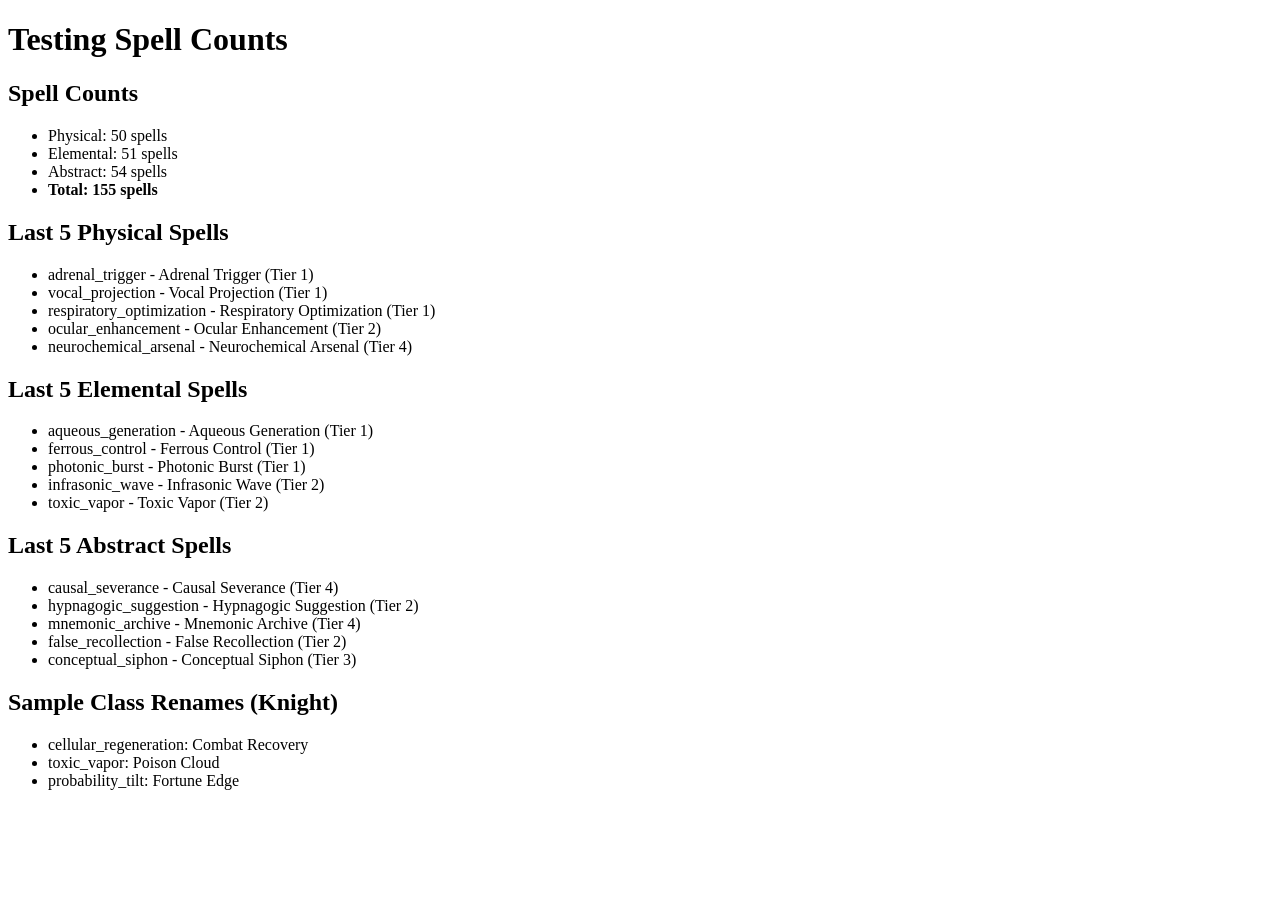
<file: test-spells.html>
<!DOCTYPE html>
<html lang="en">
<head>
    <meta charset="UTF-8">
    <title>Spell Count Test</title>
</head>
<body>
    <h1>Testing Spell Counts</h1>
    <div id="results"></div>

    <script src="js/data.js"></script>
    <script src="js/device-shapes.js"></script>
    <script src="js/state.js"></script>
    <script src="js/utils.js"></script>
    <script src="js/spells-physical.js"></script>
    <script src="js/spells-elemental.js"></script>
    <script src="js/spells-abstract.js"></script>
    <script src="js/class-adaptations.js"></script>

    <script>
        const results = document.getElementById('results');

        // Check spell counts
        const physicalCount = spellData.physical ? spellData.physical.length : 0;
        const elementalCount = spellData.elemental ? spellData.elemental.length : 0;
        const abstractCount = spellData.abstract ? spellData.abstract.length : 0;
        const totalCount = physicalCount + elementalCount + abstractCount;

        results.innerHTML = `
            <h2>Spell Counts</h2>
            <ul>
                <li>Physical: ${physicalCount} spells</li>
                <li>Elemental: ${elementalCount} spells</li>
                <li>Abstract: ${abstractCount} spells</li>
                <li><strong>Total: ${totalCount} spells</strong></li>
            </ul>

            <h2>Last 5 Physical Spells</h2>
            <ul>
                ${spellData.physical.slice(-5).map(s => `<li>${s.id} - ${s.name} (Tier ${s.tier})</li>`).join('')}
            </ul>

            <h2>Last 5 Elemental Spells</h2>
            <ul>
                ${spellData.elemental.slice(-5).map(s => `<li>${s.id} - ${s.name} (Tier ${s.tier})</li>`).join('')}
            </ul>

            <h2>Last 5 Abstract Spells</h2>
            <ul>
                ${spellData.abstract.slice(-5).map(s => `<li>${s.id} - ${s.name} (Tier ${s.tier})</li>`).join('')}
            </ul>

            <h2>Sample Class Renames (Knight)</h2>
            <ul>
                <li>cellular_regeneration: ${classAdaptations.knight.spellRenames.cellular_regeneration || 'NOT FOUND'}</li>
                <li>toxic_vapor: ${classAdaptations.knight.spellRenames.toxic_vapor || 'NOT FOUND'}</li>
                <li>probability_tilt: ${classAdaptations.knight.spellRenames.probability_tilt || 'NOT FOUND'}</li>
            </ul>
        `;
    </script>
</body>
</html>
</file>
<file: css/styles.css>
/* Reset and Base Styles */
* {
    margin: 0;
    padding: 0;
    box-sizing: border-box;
}

:root {
    /* Core Palette */
    --primary-bg: #0a0e27;
    --secondary-bg: #1a1f3a;
    --tertiary-bg: #252b50;
    --surface-bg: rgba(26, 31, 58, 0.92);
    --surface-bg-solid: #1a1f3a;
    --card-bg: rgba(26, 31, 58, 0.9);

    /* Accent - Gold (primary UI accent) */
    --accent-gold: #ffd700;
    --accent-gold-light: #ffe44d;
    --accent-gold-dark: #ccac00;
    --accent-gold-rgb: 255, 215, 0;

    /* Accent - Cyan (secondary UI accent) */
    --accent-cyan: #00d4ff;
    --accent-cyan-light: #5ce6ff;
    --accent-cyan-dark: #0099bb;
    --accent-cyan-rgb: 0, 212, 255;

    /* Accent - Purple (tertiary UI accent) */
    --accent-purple: #a855f7;
    --accent-purple-light: #c084fc;
    --accent-purple-dark: #7e22ce;
    --accent-purple-rgb: 168, 85, 247;

    /* Category Colors - Physical (warm red/orange/amber) */
    --physical-accent: #ff6b35;
    --physical-accent-light: #ff9a6c;
    --physical-accent-dark: #cc4400;
    --physical-accent-rgb: 255, 107, 53;
    --physical-bg: rgba(255, 107, 53, 0.08);
    --physical-border: rgba(255, 107, 53, 0.5);

    /* Category Colors - Elemental (cool blue/cyan/teal) */
    --elemental-accent: #00b4d8;
    --elemental-accent-light: #48cae4;
    --elemental-accent-dark: #0077b6;
    --elemental-accent-rgb: 0, 180, 216;
    --elemental-bg: rgba(0, 180, 216, 0.08);
    --elemental-border: rgba(0, 180, 216, 0.5);

    /* Category Colors - Abstract (violet/magenta) */
    --abstract-accent: #a855f7;
    --abstract-accent-light: #c084fc;
    --abstract-accent-dark: #7e22ce;
    --abstract-accent-rgb: 168, 85, 247;
    --abstract-bg: rgba(168, 85, 247, 0.08);
    --abstract-border: rgba(168, 85, 247, 0.5);

    /* Esoteric / Device (periwinkle — bridges purple & cyan) */
    --esoteric-accent: #8b7cff;
    --esoteric-accent-rgb: 139, 124, 255;
    --esoteric-border: rgba(139, 124, 255, 0.5);
    --esoteric-bg: rgba(139, 124, 255, 0.08);

    /* Difficulty Colors */
    --easy-accent: #22c55e;
    --easy-accent-rgb: 34, 197, 94;
    --medium-accent: #f59e0b;
    --medium-accent-rgb: 245, 158, 11;
    --hard-accent: #ef4444;
    --hard-accent-rgb: 239, 68, 68;

    /* Semantic Colors */
    --success: #22c55e;
    --warning: #f59e0b;
    --danger: #ef4444;
    --info: #3b82f6;

    /* Text */
    --text-primary: #f0f0f0;
    --text-secondary: #b8b8cc;
    --text-muted: #7a7a99;
    --text-dark: #1a1a2e;
    --text-on-accent: #0a0e27;

    /* Derived */
    --border-color: rgba(255, 215, 0, 0.25);
    --hover-bg: rgba(255, 215, 0, 0.08);
    --focus-ring: 0 0 0 3px rgba(0, 212, 255, 0.4);

    /* Typography */
    --font-heading: 'Playfair Display', serif;
    --font-body: 'Lato', sans-serif;
    --font-mono: 'Fira Code', 'Consolas', monospace;

    /* Spacing */
    --spacing-xs: 0.5rem;
    --spacing-sm: 1rem;
    --spacing-md: 1.5rem;
    --spacing-lg: 2rem;
    --spacing-xl: 3rem;
    --spacing-2xl: 4rem;

    /* Border Radius */
    --radius-sm: 4px;
    --radius-md: 8px;
    --radius-lg: 12px;
    --radius-xl: 16px;
    --radius-full: 9999px;

    /* Shadows */
    --shadow-sm: 0 2px 4px rgba(0, 0, 0, 0.3);
    --shadow-md: 0 4px 8px rgba(0, 0, 0, 0.4);
    --shadow-lg: 0 8px 16px rgba(0, 0, 0, 0.5);
    --shadow-glow: 0 0 20px rgba(0, 212, 255, 0.3);
    --shadow-glow-gold: 0 0 20px rgba(255, 215, 0, 0.25);

    /* Transitions */
    --transition-fast: 0.15s ease;
    --transition-base: 0.25s ease;
    --transition-slow: 0.4s ease;
    --transition-spring: 0.4s cubic-bezier(0.34, 1.56, 0.64, 1);
}

body {
    font-family: var(--font-body);
    background: var(--primary-bg);
    color: var(--text-primary);
    line-height: 1.6;
    min-height: 100vh;
    overflow-x: hidden;
    -webkit-font-smoothing: antialiased;
    -moz-osx-font-smoothing: grayscale;
}

body::before {
    content: '';
    position: fixed;
    top: 0;
    left: 0;
    width: 100%;
    height: 100%;
    background:
        radial-gradient(ellipse at 20% 50%, rgba(0, 180, 216, 0.06) 0%, transparent 50%),
        radial-gradient(ellipse at 80% 20%, rgba(168, 85, 247, 0.06) 0%, transparent 50%),
        radial-gradient(ellipse at 50% 80%, rgba(255, 107, 53, 0.04) 0%, transparent 50%),
        linear-gradient(135deg, var(--primary-bg) 0%, var(--secondary-bg) 50%, #0f1333 100%);
    background-size: 200% 200%, 200% 200%, 200% 200%, 100% 100%;
    background-position: 0% 50%, 100% 0%, 50% 100%, 0 0;
    z-index: 0;
    pointer-events: none;
    animation: auroraDrift 45s ease-in-out infinite alternate;
}

@keyframes auroraDrift {
    0%   { background-position: 0% 50%, 100% 0%, 50% 100%, 0 0; }
    50%  { background-position: 55% 42%, 42% 34%, 68% 58%, 0 0; }
    100% { background-position: 28% 68%, 72% 52%, 34% 78%, 0 0; }
}

/* Starry Background */
.starfield {
    position: fixed;
    top: 0;
    left: 0;
    width: 100%;
    height: 100%;
    pointer-events: none;
    z-index: 0;
    background-image:
        radial-gradient(1.5px 1.5px at 20px 30px, rgba(255,255,255,0.9), rgba(0,0,0,0)),
        radial-gradient(2px 2px at 40px 70px, rgba(255,255,255,0.7), rgba(0,0,0,0)),
        radial-gradient(1px 1px at 50px 160px, rgba(200,220,255,0.6), rgba(0,0,0,0)),
        radial-gradient(2.5px 2.5px at 90px 40px, rgba(255,255,255,0.8), rgba(0,0,0,0)),
        radial-gradient(1.5px 1.5px at 130px 80px, rgba(180,200,255,0.7), rgba(0,0,0,0)),
        radial-gradient(2px 2px at 160px 120px, rgba(200,200,255,0.5), rgba(0,0,0,0)),
        radial-gradient(1px 1px at 75px 140px, rgba(255,230,200,0.5), rgba(0,0,0,0)),
        radial-gradient(2px 2px at 180px 30px, rgba(200,180,255,0.6), rgba(0,0,0,0));
    background-repeat: repeat;
    background-size: 200px 200px;
    animation: twinkle 5s ease-in-out infinite, starScroll 120s linear infinite;
}

@keyframes twinkle {
    0%, 100% { opacity: 1; }
    50% { opacity: 0.7; }
}

@keyframes starScroll {
    from { background-position: 0 0; }
    to { background-position: 0 200px; }
}

/* Point Tracker */
.point-tracker {
    position: fixed;
    bottom: 20px;
    right: 20px;
    background: rgba(10, 14, 39, 0.95);
    backdrop-filter: blur(12px);
    border: 1px solid var(--border-color);
    border-radius: var(--radius-lg);
    z-index: 1000;
    min-width: 260px;
    box-shadow: var(--shadow-lg), 0 0 24px rgba(0, 212, 255, 0.12);
    overflow: hidden;
    animation: trackerBreathe 6s ease-in-out infinite;
}

@keyframes trackerBreathe {
    0%, 100% { box-shadow: var(--shadow-lg), 0 0 20px rgba(var(--accent-cyan-rgb), 0.10); }
    50%      { box-shadow: var(--shadow-lg), 0 0 34px rgba(var(--accent-cyan-rgb), 0.24); }
}

.tracker-header {
    display: flex;
    align-items: center;
    justify-content: space-between;
    padding: var(--spacing-sm) var(--spacing-md);
    background: rgba(255, 215, 0, 0.06);
    border-bottom: 1px solid var(--border-color);
    cursor: pointer;
    user-select: none;
}

.tracker-title {
    font-family: var(--font-heading);
    font-size: 1rem;
    font-weight: 700;
    color: var(--accent-gold);
    text-transform: uppercase;
    letter-spacing: 1px;
}

.tracker-toggle {
    font-size: 0.65rem;
    color: var(--accent-gold);
    transition: transform var(--transition-base);
}

.point-tracker.collapsed .tracker-toggle {
    transform: rotate(180deg);
}

.tracker-content {
    padding: var(--spacing-md);
    display: flex;
    flex-direction: column;
    gap: var(--spacing-sm);
    max-height: 200px;
    transition: max-height var(--transition-slow), padding var(--transition-slow), opacity var(--transition-base);
    overflow: hidden;
}

.point-tracker.collapsed .tracker-content {
    max-height: 0;
    padding-top: 0;
    padding-bottom: 0;
    opacity: 0;
}

.point-row {
    display: flex;
    align-items: center;
    gap: var(--spacing-xs);
    padding: 6px 0;
}

.point-label {
    font-weight: 600;
    font-size: 0.85rem;
    color: var(--text-secondary);
    min-width: 100px;
}

.point-value {
    font-family: var(--font-heading);
    font-size: 1rem;
    color: var(--accent-cyan);
    font-weight: 700;
    margin-left: auto;
    white-space: nowrap;
}

.point-value.warning {
    color: var(--warning);
}

.point-value.danger {
    color: var(--danger);
    animation: pointPulse 1s ease-in-out infinite;
}

@keyframes pointPulse {
    0%, 100% { opacity: 1; }
    50% { opacity: 0.6; }
}

.point-bar {
    width: 100%;
    height: 4px;
    background: rgba(255, 255, 255, 0.08);
    border-radius: var(--radius-full);
    margin-top: 2px;
    order: 10;
    flex-basis: 100%;
}

.point-bar-fill {
    height: 100%;
    border-radius: var(--radius-full);
    background-repeat: repeat;
    transition: width var(--transition-base), background var(--transition-base);
    animation: barFlow 1.6s linear infinite;
}

@keyframes barFlow {
    from { background-position: 0 0, 0 0; }
    to   { background-position: 40px 0, 0 0; }
}

.aether-bar {
    background:
        repeating-linear-gradient(45deg, rgba(255, 255, 255, 0.16) 0 7px, transparent 7px 16px),
        linear-gradient(90deg, var(--accent-cyan-dark), var(--accent-cyan));
    background-size: 40px 40px, 100% 100%;
}

.personalization-bar {
    background:
        repeating-linear-gradient(45deg, rgba(255, 255, 255, 0.16) 0 7px, transparent 7px 16px),
        linear-gradient(90deg, var(--accent-gold-dark), var(--accent-gold));
    background-size: 40px 40px, 100% 100%;
}

.point-bar-fill.warning {
    background:
        repeating-linear-gradient(45deg, rgba(255, 255, 255, 0.16) 0 7px, transparent 7px 16px),
        linear-gradient(90deg, #b45309, var(--warning));
    background-size: 40px 40px, 100% 100%;
}

.point-bar-fill.danger {
    background:
        repeating-linear-gradient(45deg, rgba(255, 255, 255, 0.16) 0 7px, transparent 7px 16px),
        linear-gradient(90deg, #b91c1c, var(--danger));
    background-size: 40px 40px, 100% 100%;
}

/* Navigation */
.main-nav {
    position: fixed;
    top: 0;
    left: 0;
    right: 0;
    background: rgba(10, 14, 39, 0.95);
    backdrop-filter: blur(12px);
    border-bottom: 1px solid var(--border-color);
    padding: var(--spacing-sm) var(--spacing-lg);
    z-index: 100;
    display: flex;
    justify-content: space-between;
    align-items: center;
    box-shadow: var(--shadow-md);
}

.nav-progress {
    display: flex;
    gap: var(--spacing-sm);
    position: relative;
    align-items: flex-start;
}

.nav-step-wrapper {
    display: flex;
    flex-direction: column;
    align-items: center;
    gap: 4px;
    position: relative;
    z-index: 1;
    width: 56px;
    flex-shrink: 0;
}

.nav-step-wrapper:not(:last-child)::after {
    content: '';
    position: absolute;
    top: 19px;
    left: calc(50% + 22px);
    width: calc(var(--spacing-sm) + 12px);
    height: 2px;
    background: rgba(255, 215, 0, 0.15);
    z-index: -1;
}

.nav-step-wrapper.completed:not(:last-child)::after {
    background: var(--accent-cyan);
    box-shadow: 0 0 8px rgba(0, 212, 255, 0.4);
}

.nav-step-label {
    font-size: 0.7rem;
    font-weight: 600;
    color: var(--text-muted);
    text-transform: uppercase;
    letter-spacing: 0.5px;
    transition: color var(--transition-base);
}

.nav-step {
    width: 40px;
    height: 40px;
    border-radius: 50%;
    background: rgba(255, 215, 0, 0.08);
    border: 2px solid rgba(255, 215, 0, 0.3);
    display: flex;
    align-items: center;
    justify-content: center;
    font-family: var(--font-heading);
    font-weight: 700;
    font-size: 0.9rem;
    color: var(--text-muted);
    transition: all var(--transition-base);
    cursor: pointer;
}

.nav-step:hover {
    background: var(--hover-bg);
    border-color: var(--accent-gold);
    color: var(--text-primary);
}

.nav-step.active {
    background: var(--accent-gold);
    border-color: var(--accent-gold);
    color: var(--primary-bg);
    box-shadow: 0 0 16px rgba(255, 215, 0, 0.4);
    transform: scale(1.1);
    animation: navPulse 2.4s ease-in-out infinite;
}

@keyframes navPulse {
    0%, 100% {
        box-shadow: 0 0 0 0 rgba(var(--accent-gold-rgb), 0.5), 0 0 16px rgba(var(--accent-gold-rgb), 0.4);
    }
    50% {
        box-shadow: 0 0 0 7px rgba(var(--accent-gold-rgb), 0), 0 0 26px rgba(var(--accent-gold-rgb), 0.6);
    }
}

.nav-step-wrapper.active .nav-step-label {
    color: var(--accent-gold);
}

.nav-step.completed {
    background: var(--accent-cyan);
    border-color: var(--accent-cyan);
    color: var(--primary-bg);
    box-shadow: 0 0 12px rgba(0, 212, 255, 0.3);
}

.nav-step-wrapper.completed .nav-step-label {
    color: var(--accent-cyan);
}

.nav-buttons {
    display: flex;
    gap: var(--spacing-sm);
}

.nav-btn {
    padding: var(--spacing-sm) var(--spacing-md);
    background: rgba(255, 215, 0, 0.08);
    border: 2px solid rgba(255, 215, 0, 0.3);
    border-radius: var(--radius-md);
    color: var(--text-primary);
    font-family: var(--font-heading);
    font-weight: 600;
    cursor: pointer;
    transition: all var(--transition-base);
}

.nav-btn:hover:not(:disabled) {
    background: var(--accent-gold);
    color: var(--primary-bg);
    box-shadow: 0 0 16px rgba(255, 215, 0, 0.3);
}

.nav-btn:disabled {
    opacity: 0.4;
    cursor: not-allowed;
}

/* Main Container */
.main-container {
    position: relative;
    z-index: 1;
    padding: 100px var(--spacing-lg) var(--spacing-xl);
    max-width: 1200px;
    margin: 0 auto;
}

/* Pages */
.page {
    display: none;
}

.page.active {
    display: block;
    animation: pageEnter 0.35s cubic-bezier(0.25, 0.46, 0.45, 0.94);
}

@keyframes pageEnter {
    from {
        opacity: 0;
        transform: translateY(12px);
    }
    to {
        opacity: 1;
        transform: translateY(0);
    }
}

.page-content {
    background: var(--surface-bg);
    backdrop-filter: blur(12px);
    border: 1px solid var(--border-color);
    border-radius: var(--radius-xl);
    padding: var(--spacing-xl);
    box-shadow: var(--shadow-lg);
}

/* Page Header */
.page-header {
    text-align: center;
    margin-bottom: var(--spacing-xl);
    padding-bottom: var(--spacing-lg);
    border-bottom: 1px solid rgba(255, 215, 0, 0.15);
}

.cover-art {
    width: 100%;
    max-width: 700px;
    border-radius: var(--radius-lg);
    margin-bottom: var(--spacing-lg);
    box-shadow: 0 4px 24px rgba(0, 0, 0, 0.5), 0 0 40px rgba(0, 212, 255, 0.08);
    border: 1px solid rgba(255, 215, 0, 0.15);
}

.page-header h1 {
    font-family: var(--font-heading);
    font-size: 2.8rem;
    color: var(--accent-gold);
    margin-bottom: var(--spacing-sm);
    text-shadow: 0 2px 8px rgba(0, 0, 0, 0.5);
}

.subtitle {
    font-size: 1.2rem;
    color: var(--accent-cyan);
    font-style: italic;
}

.flavor-text {
    font-style: italic;
    color: var(--accent-cyan) !important;
    text-align: center !important;
    font-size: 1.15rem !important;
    padding: var(--spacing-md) var(--spacing-lg);
    margin: var(--spacing-lg) 0;
    border-left: 3px solid var(--accent-cyan);
    border-right: 3px solid var(--accent-cyan);
    background: rgba(0, 212, 255, 0.04);
    border-radius: var(--radius-sm);
}

.info-text {
    color: var(--text-muted);
    font-style: italic;
    text-align: center;
    padding: var(--spacing-lg);
}

/* Pages */
.page {
    display: none;
    animation: fadeIn 0.5s ease;
}

.page.active {
    display: block;
}

@keyframes fadeIn {
    from {
        opacity: 0;
        transform: translateY(20px);
    }
    to {
        opacity: 1;
        transform: translateY(0);
    }
}

.page-content {
    background: rgba(26, 31, 58, 0.9);
    border: 2px solid var(--accent-gold);
    border-radius: var(--radius-lg);
    padding: var(--spacing-xl);
    box-shadow:
        var(--shadow-lg),
        var(--shadow-glow),
        inset 0 1px 0 rgba(255, 255, 255, 0.06);
    backdrop-filter: blur(10px);
}

/* Page Header */
.page-header {
    text-align: center;
    margin-bottom: var(--spacing-xl);
    border-bottom: 2px solid var(--accent-gold);
    padding-bottom: var(--spacing-lg);
}

.page-header h1 {
    font-family: var(--font-heading);
    font-size: 3rem;
    color: var(--accent-gold); /* solid fallback (no background-clip support) */
    background: linear-gradient(100deg,
        var(--accent-gold) 0%,
        var(--accent-gold-light) 28%,
        var(--accent-cyan) 62%,
        var(--accent-cyan-light) 100%);
    background-size: 220% auto;
    -webkit-background-clip: text;
    background-clip: text;
    -webkit-text-fill-color: transparent;
    color: transparent;
    margin-bottom: var(--spacing-sm);
    filter: drop-shadow(0 2px 10px rgba(var(--accent-cyan-rgb), 0.18))
            drop-shadow(0 0 14px rgba(var(--accent-gold-rgb), 0.14));
    animation: titleShimmer 9s ease-in-out infinite;
}

@keyframes titleShimmer {
    0%, 100% { background-position: 0% center; }
    50%      { background-position: 100% center; }
}

.subtitle {
    font-size: 1.3rem;
    color: var(--accent-cyan);
    font-style: italic;
}

/* Lore Section */
.lore-section {
    margin-bottom: var(--spacing-xl);
}

.lore-section h2 {
    font-family: var(--font-heading);
    font-size: 2rem;
    color: var(--accent-gold);
    margin: var(--spacing-lg) 0 var(--spacing-md);
    padding-bottom: var(--spacing-sm);
    border-bottom: 1px solid rgba(255, 215, 0, 0.2);
}

.lore-section p {
    font-size: 1.1rem;
    line-height: 1.8;
    margin-bottom: var(--spacing-md);
    color: var(--text-secondary);
    text-align: justify;
}

/* Lore Roster (High Thaumaturgic Council seat cards) */
.lore-roster {
    display: grid;
    grid-template-columns: repeat(auto-fill, minmax(260px, 1fr));
    gap: var(--spacing-sm);
    margin: var(--spacing-md) 0 var(--spacing-lg);
}

.lore-seat {
    position: relative;
    background: rgba(10, 14, 39, 0.55);
    backdrop-filter: blur(8px);
    border: 1px solid rgba(255, 215, 0, 0.15);
    border-left: 3px solid var(--accent-gold);
    border-radius: var(--radius-lg);
    padding: var(--spacing-md);
    box-shadow: inset 0 1px 0 rgba(255, 255, 255, 0.05), 0 2px 10px rgba(0, 0, 0, 0.25);
    transition: transform var(--transition-base), border-color var(--transition-base), box-shadow var(--transition-base);
}

.lore-seat:hover {
    transform: translateY(-3px);
    border-color: rgba(255, 215, 0, 0.4);
    box-shadow:
        inset 0 1px 0 rgba(255, 255, 255, 0.08),
        0 8px 22px rgba(0, 0, 0, 0.35),
        0 0 22px rgba(var(--accent-gold-rgb), 0.14);
}

.lore-seat-name {
    display: flex;
    align-items: center;
    flex-wrap: wrap;
    gap: var(--spacing-xs);
    font-family: var(--font-heading);
    font-size: 1.15rem;
    font-weight: 700;
    color: var(--accent-gold);
    margin-bottom: var(--spacing-xs);
}

.lore-seat-rank {
    display: inline-block;
    font-family: var(--font-body);
    font-size: 0.65rem;
    font-weight: 700;
    letter-spacing: 1px;
    text-transform: uppercase;
    color: var(--accent-cyan);
    background: rgba(var(--accent-cyan-rgb), 0.12);
    border: 1px solid rgba(var(--accent-cyan-rgb), 0.3);
    border-radius: var(--radius-full);
    padding: 2px 10px;
}

.lore-seat-meta {
    font-family: var(--font-mono);
    font-size: 0.8rem;
    letter-spacing: 0.3px;
    color: var(--text-muted);
    line-height: 1.5;
}

/* Accordion */
.accordion {
    display: flex;
    flex-direction: column;
    gap: 2px;
    margin-top: var(--spacing-lg);
}

.accordion-item {
    background: rgba(10, 14, 39, 0.4);
    border: 1px solid rgba(255, 215, 0, 0.15);
    border-radius: var(--radius-md);
    overflow: hidden;
    transition: border-color var(--transition-base);
}

.accordion-item:hover {
    border-color: rgba(255, 215, 0, 0.3);
}

.accordion-item.open {
    border-color: rgba(255, 215, 0, 0.4);
    background: rgba(10, 14, 39, 0.6);
}

.accordion-header {
    display: flex;
    align-items: center;
    justify-content: space-between;
    width: 100%;
    padding: var(--spacing-md) var(--spacing-lg);
    background: none;
    border: none;
    color: var(--accent-gold);
    font-family: var(--font-heading);
    font-size: 1.4rem;
    font-weight: 600;
    cursor: pointer;
    transition: all var(--transition-base);
    text-align: left;
}

.accordion-header:hover {
    background: rgba(255, 215, 0, 0.04);
}

.accordion-item.open .accordion-header {
    border-bottom: 1px solid rgba(255, 215, 0, 0.15);
}

.accordion-chevron {
    width: 10px;
    height: 10px;
    border-right: 2px solid var(--accent-gold);
    border-bottom: 2px solid var(--accent-gold);
    transform: rotate(-45deg);
    transition: transform var(--transition-base);
    flex-shrink: 0;
    margin-left: var(--spacing-md);
}

.accordion-item.open .accordion-chevron {
    transform: rotate(45deg);
}

.accordion-body {
    display: grid;
    grid-template-rows: 0fr;
    transition: grid-template-rows var(--transition-slow);
}

.accordion-item.open .accordion-body {
    grid-template-rows: 1fr;
}

.accordion-content {
    overflow: hidden;
}

.accordion-content p {
    padding: 0 var(--spacing-lg);
}

.accordion-content p:first-child {
    padding-top: var(--spacing-md);
}

.accordion-content p:last-child {
    padding-bottom: var(--spacing-md);
}

.flavor-text {
    font-style: italic;
    color: var(--accent-cyan) !important;
    text-align: center !important;
    font-size: 1.2rem !important;
    padding: var(--spacing-md);
    margin: var(--spacing-lg) 0;
    border-left: 3px solid var(--accent-cyan);
    border-right: 3px solid var(--accent-cyan);
    background: rgba(0, 212, 255, 0.05);
    border-radius: var(--radius-sm);
    animation: gentleGlow 3s ease-in-out infinite;
}

@keyframes gentleGlow {
    0%, 100% { box-shadow: 0 0 5px rgba(0, 212, 255, 0.2); }
    50% { box-shadow: 0 0 15px rgba(0, 212, 255, 0.4); }
}

/* Difficulty Section */
.difficulty-section {
    margin-bottom: var(--spacing-xl);
}

.difficulty-section h2 {
    font-family: var(--font-heading);
    font-size: 2rem;
    color: var(--accent-gold);
    margin-bottom: var(--spacing-md);
    text-align: center;
}

.difficulty-section > p {
    text-align: center;
    color: var(--text-secondary);
    margin-bottom: var(--spacing-lg);
}

.difficulty-options {
    display: grid;
    grid-template-columns: repeat(auto-fit, minmax(300px, 1fr));
    gap: var(--spacing-lg);
    margin-bottom: var(--spacing-lg);
}

.difficulty-btn {
    background: rgba(26, 31, 58, 0.9);
    border: 2px solid rgba(255, 215, 0, 0.2);
    border-radius: var(--radius-lg);
    padding: var(--spacing-lg);
    cursor: pointer;
    transition: all var(--transition-base);
    text-align: left;
    position: relative;
    overflow: hidden;
}

.difficulty-btn::before {
    content: '';
    position: absolute;
    top: 0;
    left: 0;
    right: 0;
    height: 3px;
    background-size: 200% 100%;
    background-position: 0 0;
    animation: accentFlow 8s linear infinite;
    transition: height var(--transition-base), opacity var(--transition-base);
    opacity: 0.6;
}

@keyframes accentFlow {
    to { background-position: 200% 0; }
}

.difficulty-btn[data-difficulty="easy"]::before {
    background: linear-gradient(90deg, var(--easy-accent), #4ade80, var(--easy-accent));
    background-size: 200% 100%;
}

.difficulty-btn[data-difficulty="medium"]::before {
    background: linear-gradient(90deg, var(--medium-accent), #fbbf24, var(--medium-accent));
    background-size: 200% 100%;
}

.difficulty-btn[data-difficulty="hard"]::before {
    background: linear-gradient(90deg, var(--hard-accent), #f87171, var(--hard-accent));
    background-size: 200% 100%;
}

.difficulty-btn:hover {
    transform: translateY(-4px);
    box-shadow: var(--shadow-lg);
}

.difficulty-btn:hover::before {
    height: 4px;
    opacity: 1;
}

.difficulty-btn[data-difficulty="easy"]:hover {
    border-color: var(--easy-accent);
    box-shadow: 0 8px 24px rgba(var(--easy-accent-rgb), 0.2);
}

.difficulty-btn[data-difficulty="medium"]:hover {
    border-color: var(--medium-accent);
    box-shadow: 0 8px 24px rgba(var(--medium-accent-rgb), 0.2);
}

.difficulty-btn[data-difficulty="hard"]:hover {
    border-color: var(--hard-accent);
    box-shadow: 0 8px 24px rgba(var(--hard-accent-rgb), 0.2);
}

.difficulty-btn.selected {
    animation: none;
}

.difficulty-btn[data-difficulty="easy"].selected {
    background: linear-gradient(135deg, rgba(var(--easy-accent-rgb), 0.15) 0%, rgba(var(--easy-accent-rgb), 0.05) 100%);
    border-color: var(--easy-accent);
    box-shadow: 0 0 24px rgba(var(--easy-accent-rgb), 0.3), inset 0 0 20px rgba(var(--easy-accent-rgb), 0.05);
}

.difficulty-btn[data-difficulty="medium"].selected {
    background: linear-gradient(135deg, rgba(var(--medium-accent-rgb), 0.15) 0%, rgba(var(--medium-accent-rgb), 0.05) 100%);
    border-color: var(--medium-accent);
    box-shadow: 0 0 24px rgba(var(--medium-accent-rgb), 0.3), inset 0 0 20px rgba(var(--medium-accent-rgb), 0.05);
}

.difficulty-btn[data-difficulty="hard"].selected {
    background: linear-gradient(135deg, rgba(var(--hard-accent-rgb), 0.15) 0%, rgba(var(--hard-accent-rgb), 0.05) 100%);
    border-color: var(--hard-accent);
    box-shadow: 0 0 24px rgba(var(--hard-accent-rgb), 0.3), inset 0 0 20px rgba(var(--hard-accent-rgb), 0.05);
}

.difficulty-btn.selected::before {
    height: 4px;
    opacity: 1;
}

.difficulty-btn.selected h3,
.difficulty-btn.selected p {
    color: var(--text-primary);
}

.difficulty-btn[data-difficulty="easy"].selected .points-display span {
    color: var(--easy-accent);
}

.difficulty-btn[data-difficulty="medium"].selected .points-display span {
    color: var(--medium-accent);
}

.difficulty-btn[data-difficulty="hard"].selected .points-display span {
    color: var(--hard-accent);
}

.difficulty-btn h3 {
    font-family: var(--font-heading);
    font-size: 1.8rem;
    color: var(--accent-gold);
    margin-bottom: var(--spacing-sm);
    transition: color var(--transition-base);
}

.difficulty-btn[data-difficulty="easy"] h3 { color: var(--easy-accent); }
.difficulty-btn[data-difficulty="medium"] h3 { color: var(--medium-accent); }
.difficulty-btn[data-difficulty="hard"] h3 { color: var(--hard-accent); }

.points-display {
    display: flex;
    flex-direction: column;
    gap: var(--spacing-xs);
    margin-bottom: var(--spacing-md);
    padding: var(--spacing-sm);
    background: rgba(0, 212, 255, 0.06);
    border-radius: var(--radius-md);
    border: 1px solid rgba(0, 212, 255, 0.1);
}

.points-display span {
    font-family: var(--font-heading);
    font-size: 1.1rem;
    color: var(--accent-cyan);
    font-weight: 600;
}

.difficulty-desc {
    font-size: 1rem;
    line-height: 1.6;
    color: var(--text-secondary);
}

/* Creation Sections */
.creation-section {
    margin-bottom: var(--spacing-xl);
    padding: var(--spacing-lg);
    background: rgba(10, 14, 39, 0.4);
    border: 1px solid rgba(255, 215, 0, 0.15);
    border-radius: var(--radius-lg);
    box-shadow: inset 0 1px 0 rgba(255, 255, 255, 0.05), 0 0 20px rgba(var(--accent-cyan-rgb), 0.04);
    transition: border-color var(--transition-base), box-shadow var(--transition-base);
}

.creation-section:hover {
    border-color: rgba(255, 215, 0, 0.25);
    box-shadow: inset 0 1px 0 rgba(255, 255, 255, 0.07), 0 0 26px rgba(var(--accent-cyan-rgb), 0.10);
}

.creation-section h2 {
    font-family: var(--font-heading);
    font-size: 1.8rem;
    color: var(--accent-gold);
    margin-bottom: var(--spacing-lg);
    padding-bottom: var(--spacing-sm);
    border-bottom: 1px solid rgba(255, 215, 0, 0.2);
}

.point-cost {
    font-size: 0.9rem;
    color: var(--accent-cyan);
    font-weight: 600;
}

/* Form Groups */
.form-group {
    margin-bottom: var(--spacing-lg);
}

.form-group label {
    display: block;
    font-family: var(--font-heading);
    font-size: 1.15rem;
    color: var(--accent-gold);
    margin-bottom: var(--spacing-sm);
    font-weight: 600;
}

.option-buttons {
    display: flex;
    gap: var(--spacing-sm);
    flex-wrap: wrap;
}

.option-btn {
    padding: var(--spacing-sm) var(--spacing-md);
    background: rgba(26, 31, 58, 0.9);
    border: 2px solid rgba(255, 215, 0, 0.25);
    border-radius: var(--radius-md);
    color: var(--text-primary);
    font-family: var(--font-body);
    font-weight: 600;
    font-size: 0.95rem;
    cursor: pointer;
    transition: all var(--transition-base);
    position: relative;
    min-height: 44px;
}

.option-btn:hover {
    background: rgba(255, 215, 0, 0.08);
    border-color: var(--accent-gold);
    transform: translateY(-2px);
    box-shadow: 0 4px 12px rgba(255, 215, 0, 0.15);
}

.option-btn:active {
    transform: translateY(0);
}

.option-btn.selected {
    background: linear-gradient(135deg, var(--accent-gold) 0%, var(--accent-gold-light) 100%);
    border-color: var(--accent-gold);
    color: var(--primary-bg);
    box-shadow: 0 0 16px rgba(255, 215, 0, 0.3);
}

.slider {
    -webkit-appearance: none;
    width: 100%;
    height: 8px;
    background: rgba(255, 215, 0, 0.15);
    border-radius: var(--radius-full);
    outline: none;
    margin-top: var(--spacing-sm);
}

.slider::-webkit-slider-thumb {
    -webkit-appearance: none;
    width: 22px;
    height: 22px;
    background: var(--accent-gold);
    border-radius: 50%;
    cursor: pointer;
    box-shadow: 0 0 12px rgba(255, 215, 0, 0.4);
    transition: transform var(--transition-fast), box-shadow var(--transition-fast);
}

.slider::-webkit-slider-thumb:hover {
    transform: scale(1.2);
    box-shadow: 0 0 20px rgba(255, 215, 0, 0.6);
}

.slider::-moz-range-thumb {
    width: 22px;
    height: 22px;
    background: var(--accent-gold);
    border-radius: 50%;
    border: none;
    cursor: pointer;
    box-shadow: 0 0 12px rgba(255, 215, 0, 0.4);
}

.color-picker-row {
    display: flex;
    align-items: center;
    gap: var(--spacing-md);
}

.color-picker {
    width: 60px;
    height: 44px;
    border: 2px solid rgba(255, 215, 0, 0.3);
    border-radius: var(--radius-md);
    cursor: pointer;
    background: transparent;
    padding: 2px;
    transition: border-color var(--transition-base);
}

.color-picker:hover {
    border-color: var(--accent-gold);
}

.color-picker-preview {
    width: 32px;
    height: 32px;
    border-radius: 50%;
    border: 2px solid rgba(255, 255, 255, 0.3);
    transition: all var(--transition-base);
}

.creation-section h2 {
    font-family: var(--font-heading);
    font-size: 1.8rem;
    color: var(--accent-gold);
    margin-bottom: var(--spacing-lg);
    padding-bottom: var(--spacing-sm);
    border-bottom: 1px solid var(--accent-gold);
}

.point-cost {
    font-size: 0.9rem;
    color: var(--accent-cyan);
    font-weight: 600;
}

/* Form Groups */
.form-group {
    margin-bottom: var(--spacing-lg);
}

.form-group label {
    display: block;
    font-family: var(--font-heading);
    font-size: 1.2rem;
    color: var(--accent-gold);
    margin-bottom: var(--spacing-sm);
    font-weight: 600;
}

.option-buttons {
    display: flex;
    gap: var(--spacing-sm);
    flex-wrap: wrap;
}

.option-btn {
    padding: var(--spacing-sm) var(--spacing-md);
    background: rgba(26, 31, 58, 0.9);
    border: 2px solid var(--accent-gold);
    border-radius: var(--radius-md);
    color: var(--text-primary);
    font-family: var(--font-body);
    font-weight: 600;
    cursor: pointer;
    transition: all 0.3s ease;
    position: relative;
    overflow: hidden;
}

.option-btn::after {
    content: '';
    position: absolute;
    top: 50%;
    left: 50%;
    width: 0;
    height: 0;
    background: rgba(255, 215, 0, 0.3);
    border-radius: 50%;
    transform: translate(-50%, -50%);
    transition: width 0.4s ease, height 0.4s ease;
}

.option-btn:hover::after {
    width: 200%;
    height: 200%;
}

.option-btn:hover {
    background: var(--hover-bg);
    transform: scale(1.05);
    box-shadow: 0 0 20px rgba(255, 215, 0, 0.4);
}

.option-btn.selected {
    background: linear-gradient(135deg, var(--accent-gold) 0%, rgba(255, 215, 0, 0.8) 100%);
    color: var(--primary-bg);
    box-shadow: var(--shadow-glow), 0 0 30px rgba(255, 215, 0, 0.6);
    animation: optionSelectedGlow 2s ease-in-out infinite;
}

@keyframes optionSelectedGlow {
    0%, 100% { box-shadow: var(--shadow-glow), 0 0 25px rgba(255, 215, 0, 0.5); }
    50% { box-shadow: var(--shadow-glow), 0 0 35px rgba(255, 215, 0, 0.8); }
}

/* Custom Select Component */
.custom-select {
    position: relative;
    width: 100%;
    user-select: none;
}

.custom-select .select-trigger {
    display: flex;
    align-items: center;
    justify-content: space-between;
    padding: var(--spacing-sm) var(--spacing-md);
    background: rgba(26, 31, 58, 0.9);
    border: 2px solid rgba(255, 215, 0, 0.3);
    border-radius: var(--radius-md);
    color: var(--text-primary);
    font-family: var(--font-body);
    font-size: 1rem;
    cursor: pointer;
    transition: all var(--transition-base);
    min-height: 44px;
    gap: var(--spacing-sm);
}

.custom-select:hover .select-trigger {
    border-color: var(--accent-gold);
    background: rgba(26, 31, 58, 0.95);
}

.custom-select .select-trigger:focus-visible {
    outline: none;
    border-color: var(--accent-cyan);
    box-shadow: var(--focus-ring);
}

.custom-select.open .select-trigger {
    border-color: var(--accent-cyan);
    box-shadow: var(--focus-ring), 0 0 18px rgba(var(--accent-cyan-rgb), 0.25);
    border-bottom-left-radius: 0;
    border-bottom-right-radius: 0;
    border-bottom-color: transparent;
}

.custom-select .select-value {
    flex: 1;
    overflow: hidden;
    text-overflow: ellipsis;
    white-space: nowrap;
}

.custom-select .select-value.placeholder {
    color: var(--text-muted);
}

.custom-select .select-arrow {
    flex-shrink: 0;
    width: 12px;
    height: 12px;
    border-right: 2px solid var(--accent-gold);
    border-bottom: 2px solid var(--accent-gold);
    transform: rotate(45deg);
    transition: transform var(--transition-base), margin-top var(--transition-base);
    margin-top: -4px;
}

.custom-select.open .select-arrow {
    transform: rotate(-135deg);
    margin-top: 4px;
}

.custom-select .select-options {
    position: absolute;
    top: 100%;
    left: 0;
    right: 0;
    background: rgba(26, 31, 58, 0.98);
    backdrop-filter: blur(12px);
    border: 2px solid transparent;
    border-bottom-left-radius: var(--radius-md);
    border-bottom-right-radius: var(--radius-md);
    max-height: 0;
    overflow: hidden;
    z-index: 999;
    transition: max-height var(--transition-slow), border-color var(--transition-base);
    box-shadow: none;
}

.custom-select.open .select-options {
    max-height: 280px;
    overflow-y: auto;
    overflow-x: hidden;
    border-color: var(--accent-cyan);
    border-top: none;
    box-shadow: var(--shadow-lg), 0 0 24px rgba(var(--accent-cyan-rgb), 0.18);
}

.custom-select .select-option {
    padding: var(--spacing-sm) var(--spacing-md);
    cursor: pointer;
    transition: all var(--transition-fast);
    color: var(--text-secondary);
    font-size: 0.95rem;
    border-bottom: 1px solid rgba(255, 255, 255, 0.04);
}

.custom-select .select-option:hover {
    background: rgba(0, 212, 255, 0.12);
    color: var(--text-primary);
}

.custom-select .select-option.selected {
    background: rgba(255, 215, 0, 0.12);
    color: var(--accent-gold);
    font-weight: 600;
}

.custom-select .select-option .option-cost {
    float: right;
    color: var(--accent-cyan);
    font-size: 0.85rem;
    font-weight: 600;
}

.custom-select .select-option.selected .option-cost {
    color: var(--accent-gold-light);
}

/* Hide native selects that have been enhanced */
.custom-select + select.enhanced,
select.enhanced {
    position: absolute;
    width: 1px;
    height: 1px;
    padding: 0;
    margin: -1px;
    overflow: hidden;
    clip: rect(0, 0, 0, 0);
    white-space: nowrap;
    border: 0;
    opacity: 0;
    pointer-events: none;
}

/* Perk-tier specific custom select accent */
.perk-card .custom-select .select-trigger {
    border-color: rgba(0, 212, 255, 0.3);
}

.perk-card .custom-select:hover .select-trigger {
    border-color: var(--accent-cyan);
}

.perk-card .custom-select.open .select-trigger {
    border-color: var(--accent-cyan);
}

.perk-card .custom-select .select-arrow {
    border-color: var(--accent-cyan);
}

.perk-card .custom-select.open .select-options {
    border-color: var(--accent-cyan);
}

.perk-card .custom-select .select-option.selected {
    background: rgba(0, 212, 255, 0.12);
    color: var(--accent-cyan);
}

/* Native select fallback styles (for any un-enhanced selects) */
.select-input,
.slider {
    width: 100%;
    padding: var(--spacing-sm);
    background: rgba(26, 31, 58, 0.9);
    border: 2px solid rgba(255, 215, 0, 0.3);
    border-radius: var(--radius-md);
    color: var(--text-primary);
    font-family: var(--font-body);
    font-size: 1rem;
    cursor: pointer;
    transition: all var(--transition-base);
}

.select-input:hover {
    border-color: var(--accent-gold);
}

.select-input:focus {
    outline: none;
    border-color: var(--accent-cyan);
    box-shadow: var(--focus-ring);
}

.slider {
    -webkit-appearance: none;
    height: 8px;
    background: rgba(255, 215, 0, 0.2);
}

.slider::-webkit-slider-thumb {
    -webkit-appearance: none;
    width: 20px;
    height: 20px;
    background: var(--accent-gold);
    border-radius: 50%;
    cursor: pointer;
    box-shadow: var(--shadow-glow);
}

.color-picker {
    width: 100px;
    height: 40px;
    border: 2px solid var(--accent-gold);
    border-radius: var(--radius-md);
    cursor: pointer;
    background: transparent;
}

/* Option Description */
.option-description {
    margin-top: var(--spacing-sm);
    padding: var(--spacing-md);
    background: rgba(0, 212, 255, 0.06);
    border-left: 3px solid var(--accent-cyan);
    border-radius: var(--radius-md);
    font-size: 0.95rem;
    line-height: 1.7;
    color: var(--text-secondary);
}

.option-description p {
    margin-bottom: var(--spacing-md);
}

/* Perks Grid */
.perks-grid {
    display: grid;
    grid-template-columns: repeat(auto-fit, minmax(300px, 1fr));
    gap: var(--spacing-lg);
}

.perk-card {
    background: rgba(26, 31, 58, 0.7);
    border: 1px solid rgba(255, 215, 0, 0.15);
    border-radius: var(--radius-lg);
    padding: var(--spacing-lg);
    transition: all var(--transition-base);
    position: relative;
    box-shadow: inset 0 1px 0 rgba(255, 255, 255, 0.05), 0 0 18px rgba(var(--accent-cyan-rgb), 0.03);
}

.perk-card::before {
    content: '';
    position: absolute;
    top: 0;
    left: 0;
    right: 0;
    height: 3px;
    background: linear-gradient(90deg, var(--accent-cyan), var(--accent-gold), var(--accent-cyan));
    background-size: 200% 100%;
    background-position: 0 0;
    animation: accentFlow 7s linear infinite;
    border-radius: var(--radius-lg) var(--radius-lg) 0 0;
    opacity: 0.5;
    transition: opacity var(--transition-base);
    pointer-events: none;
}

.perk-card:hover {
    border-color: rgba(255, 215, 0, 0.3);
    box-shadow:
        inset 0 1px 0 rgba(255, 255, 255, 0.08),
        0 4px 16px rgba(0, 0, 0, 0.3),
        0 0 24px rgba(var(--accent-cyan-rgb), 0.12);
}

.perk-card:hover::before {
    opacity: 1;
}

.perk-card h3 {
    font-family: var(--font-heading);
    font-size: 1.3rem;
    color: var(--accent-gold);
    margin-bottom: var(--spacing-md);
}

.free-tier-label {
    font-size: 0.75rem;
    font-weight: 600;
    color: var(--success);
    font-family: var(--font-body);
    vertical-align: middle;
}

.tier-selector {
    margin-bottom: var(--spacing-md);
}

.tier-progress {
    display: flex;
    gap: 3px;
    margin-top: var(--spacing-sm);
}

.tier-pip {
    flex: 1;
    height: 4px;
    background: rgba(255, 255, 255, 0.08);
    border-radius: var(--radius-full);
    transition: background var(--transition-base);
}

.tier-pip.filled {
    background: linear-gradient(90deg, var(--accent-cyan), var(--accent-cyan-light));
}

.tier-pip.filled.high {
    background: linear-gradient(90deg, var(--accent-gold), var(--accent-gold-light));
}

.tier-pip.filled.free {
    background: linear-gradient(90deg, var(--success), #34d399);
}

.perk-description {
    padding: var(--spacing-sm) var(--spacing-md);
    background: rgba(168, 85, 247, 0.06);
    border-left: 3px solid var(--accent-purple);
    border-radius: var(--radius-md);
    font-size: 0.9rem;
    line-height: 1.6;
    color: var(--text-secondary);
}

/* Spell Categories */
.category-tabs {
    display: flex;
    gap: var(--spacing-sm);
    margin-bottom: var(--spacing-lg);
    justify-content: center;
}

.tab-btn {
    padding: var(--spacing-sm) var(--spacing-lg);
    background: rgba(26, 31, 58, 0.9);
    border: 2px solid rgba(255, 215, 0, 0.2);
    border-radius: var(--radius-md);
    color: var(--text-primary);
    font-family: var(--font-heading);
    font-weight: 600;
    cursor: pointer;
    transition: all var(--transition-base);
    position: relative;
    min-height: 44px;
}

.tab-btn:hover {
    background: rgba(255, 215, 0, 0.06);
}

.tab-btn[data-category="physical"] {
    border-color: var(--physical-border);
}
.tab-btn[data-category="physical"]:hover {
    border-color: var(--physical-accent);
    background: var(--physical-bg);
}
.tab-btn[data-category="physical"].active {
    background: var(--physical-accent);
    border-color: var(--physical-accent);
    color: var(--text-on-accent);
    box-shadow: 0 0 16px rgba(var(--physical-accent-rgb), 0.4);
}

.tab-btn[data-category="elemental"] {
    border-color: var(--elemental-border);
}
.tab-btn[data-category="elemental"]:hover {
    border-color: var(--elemental-accent);
    background: var(--elemental-bg);
}
.tab-btn[data-category="elemental"].active {
    background: var(--elemental-accent);
    border-color: var(--elemental-accent);
    color: var(--text-on-accent);
    box-shadow: 0 0 16px rgba(var(--elemental-accent-rgb), 0.4);
}

.tab-btn[data-category="abstract"] {
    border-color: var(--abstract-border);
}
.tab-btn[data-category="abstract"]:hover {
    border-color: var(--abstract-accent);
    background: var(--abstract-bg);
}
.tab-btn[data-category="abstract"].active {
    background: var(--abstract-accent);
    border-color: var(--abstract-accent);
    box-shadow: 0 0 16px rgba(var(--abstract-accent-rgb), 0.4);
}
.tab-btn[data-category="esoteric"]:hover {
    border-color: var(--esoteric-accent);
    background: var(--esoteric-bg);
}
.tab-btn[data-category="esoteric"].active {
    background: var(--esoteric-accent);
    border-color: var(--esoteric-accent);
    color: #fff;
    box-shadow: 0 0 16px rgba(var(--esoteric-accent-rgb), 0.4);
}

.tab-btn .spell-count {
    font-size: 0.8rem;
    opacity: 0.8;
    margin-left: 4px;
}

.category-content {
    min-height: 400px;
}

.spell-tier-group {
    margin-bottom: var(--spacing-lg);
}

.spell-tier-heading {
    font-family: var(--font-heading);
    font-size: 1.2rem;
    font-weight: 700;
    color: var(--text-secondary);
    margin-bottom: var(--spacing-md);
    padding-bottom: var(--spacing-xs);
    border-bottom: 1px solid rgba(255, 255, 255, 0.08);
    display: flex;
    align-items: center;
    gap: var(--spacing-sm);
}

.spell-tier-heading::before {
    content: '';
    display: inline-block;
    width: 8px;
    height: 8px;
    border-radius: 50%;
    background: var(--accent-cyan);
    opacity: 0.6;
}

.spells-grid {
    display: grid;
    grid-template-columns: repeat(auto-fill, minmax(250px, 1fr));
    gap: var(--spacing-md);
}

.spell-card {
    background: rgba(26, 31, 58, 0.9);
    border: 2px solid var(--accent-cyan);
    border-radius: var(--radius-md);
    padding: var(--spacing-md);
    cursor: pointer;
    transition: all var(--transition-base);
    position: relative;
    overflow: hidden;
}

.spell-card::before {
    content: '';
    position: absolute;
    top: 0;
    left: 0;
    right: 0;
    height: 3px;
    background-size: 200% 100%;
    background-position: 0 0;
    animation: accentFlow 7s linear infinite;
    transition: opacity var(--transition-base);
}

.spell-card[data-spell-category="physical"] { border-color: var(--physical-border); }
.spell-card[data-spell-category="physical"]::before {
    background: linear-gradient(90deg, var(--physical-accent), var(--physical-accent-light), var(--physical-accent));
    background-size: 200% 100%;
}
.spell-card[data-spell-category="physical"]:hover {
    border-color: var(--physical-accent);
    box-shadow: 0 4px 16px rgba(var(--physical-accent-rgb), 0.2);
}

.spell-card[data-spell-category="elemental"] { border-color: var(--elemental-border); }
.spell-card[data-spell-category="elemental"]::before {
    background: linear-gradient(90deg, var(--elemental-accent), var(--elemental-accent-light), var(--elemental-accent));
    background-size: 200% 100%;
}
.spell-card[data-spell-category="elemental"]:hover {
    border-color: var(--elemental-accent);
    box-shadow: 0 4px 16px rgba(var(--elemental-accent-rgb), 0.2);
}

.spell-card[data-spell-category="abstract"] { border-color: var(--abstract-border); }
.spell-card[data-spell-category="abstract"]::before {
    background: linear-gradient(90deg, var(--abstract-accent), var(--abstract-accent-light), var(--abstract-accent));
    background-size: 200% 100%;
}
.spell-card[data-spell-category="abstract"]:hover {
    border-color: var(--abstract-accent);
    box-shadow: 0 4px 16px rgba(var(--abstract-accent-rgb), 0.2);
}

.spell-card:hover {
    transform: translateY(-4px);
}

/* Diagonal light sweep on card hover (clipped by overflow:hidden) */
.spell-card::after,
.shape-card::after,
.difficulty-btn::after {
    content: '';
    position: absolute;
    top: 0;
    left: -160%;
    width: 55%;
    height: 100%;
    background: linear-gradient(100deg,
        transparent 0%,
        rgba(255, 255, 255, 0.10) 50%,
        transparent 100%);
    transform: skewX(-18deg);
    pointer-events: none;
    opacity: 0;
    z-index: 2;
}

.spell-card:hover::after,
.shape-card:hover::after,
.difficulty-btn:hover::after {
    animation: cardSheen 0.9s ease-out;
}

@keyframes cardSheen {
    0%   { left: -160%; opacity: 0; }
    12%  { opacity: 1; }
    100% { left: 160%; opacity: 0; }
}

.spell-card.selected {
    color: var(--primary-bg);
}

.spell-card[data-spell-category="physical"].selected {
    background: var(--physical-accent);
    border-color: var(--physical-accent);
    box-shadow: 0 0 20px rgba(var(--physical-accent-rgb), 0.4);
}

.spell-card[data-spell-category="elemental"].selected {
    background: var(--elemental-accent);
    border-color: var(--elemental-accent);
    box-shadow: 0 0 20px rgba(var(--elemental-accent-rgb), 0.4);
}

.spell-card[data-spell-category="abstract"].selected {
    background: var(--abstract-accent);
    border-color: var(--abstract-accent);
    box-shadow: 0 0 20px rgba(var(--abstract-accent-rgb), 0.4);
}

.spell-card h4 {
    font-family: var(--font-heading);
    font-size: 1.1rem;
    color: var(--accent-cyan);
    margin-bottom: var(--spacing-xs);
}

.spell-card[data-spell-category="physical"] h4 { color: var(--physical-accent); }
.spell-card[data-spell-category="elemental"] h4 { color: var(--elemental-accent); }
.spell-card[data-spell-category="abstract"] h4 { color: var(--abstract-accent); }

.spell-card.selected h4,
.spell-card.selected .spell-info,
.spell-card.selected .spell-cost {
    color: var(--primary-bg);
}

.spell-info {
    font-size: 0.85rem;
    color: var(--text-secondary);
    display: flex;
    flex-wrap: wrap;
    gap: var(--spacing-xs);
    align-items: center;
}

.spell-tier-badge {
    display: inline-block;
    padding: 1px 8px;
    background: rgba(255, 255, 255, 0.08);
    border-radius: var(--radius-full);
    font-size: 0.75rem;
    font-weight: 600;
    color: var(--text-muted);
}

.spell-cost {
    font-weight: 600;
    color: var(--accent-gold);
}

.spell-proficiency-badge {
    display: inline-block;
    padding: 1px 8px;
    border-radius: var(--radius-full);
    font-size: 0.75rem;
    font-weight: 600;
}

.spell-card[data-spell-category="physical"] .spell-proficiency-badge {
    background: rgba(var(--physical-accent-rgb), 0.2);
    color: var(--physical-accent-light);
}

.spell-card[data-spell-category="elemental"] .spell-proficiency-badge {
    background: rgba(var(--elemental-accent-rgb), 0.2);
    color: var(--elemental-accent-light);
}

.spell-card[data-spell-category="abstract"] .spell-proficiency-badge {
    background: rgba(var(--abstract-accent-rgb), 0.2);
    color: var(--abstract-accent-light);
}

.spell-card.selected .spell-proficiency-badge {
    background: rgba(255, 255, 255, 0.2);
    color: var(--primary-bg);
}

/* Shape Options */
.shape-options {
    display: grid;
    grid-template-columns: repeat(auto-fill, minmax(200px, 1fr));
    gap: var(--spacing-md);
}

.shape-card {
    background: rgba(26, 31, 58, 0.9);
    border: 2px solid var(--esoteric-border);
    border-radius: var(--radius-md);
    padding: var(--spacing-md);
    cursor: pointer;
    transition: all var(--transition-base);
    text-align: center;
    position: relative;
    overflow: hidden;
}

.shape-card::before {
    content: '';
    position: absolute;
    top: 0;
    left: 0;
    right: 0;
    height: 3px;
    background: linear-gradient(90deg, var(--accent-purple), var(--esoteric-accent), var(--accent-purple-light), var(--accent-purple));
    background-size: 200% 100%;
    background-position: 0 0;
    animation: accentFlow 7s linear infinite;
    opacity: 0.6;
    transition: opacity var(--transition-base);
}

.shape-card:hover {
    transform: translateY(-4px);
    border-color: var(--accent-purple);
    box-shadow: 0 4px 16px rgba(var(--esoteric-accent-rgb), 0.2);
}

.shape-card:hover::before {
    opacity: 1;
}

.shape-card.selected {
    background: var(--accent-purple);
    color: #fff;
    border-color: var(--accent-purple);
    box-shadow: 0 0 20px rgba(var(--esoteric-accent-rgb), 0.4);
}

.shape-card.selected::before {
    background: rgba(255, 255, 255, 0.3);
    opacity: 1;
}

.shape-card h4 {
    font-family: var(--font-heading);
    font-size: 1rem;
    color: var(--accent-purple-light);
    margin-bottom: var(--spacing-xs);
    transition: color var(--transition-base);
}

.shape-card.selected h4 {
    color: #fff;
}

.shape-preview {
    font-size: 0.8rem;
    color: var(--text-muted);
    line-height: 1.4;
    margin-top: var(--spacing-xs);
    text-align: left;
    transition: color var(--transition-base);
}

.shape-card.selected .shape-preview {
    color: rgba(255, 255, 255, 0.7);
}

.info-text {
    color: var(--text-secondary);
    font-style: italic;
    text-align: center;
    padding: var(--spacing-lg);
}

/* Summary Sections */
.summary-sections {
    display: flex;
    flex-direction: column;
    gap: var(--spacing-lg);
}

.summary-section {
    background: rgba(26, 31, 58, 0.7);
    border: 1px solid rgba(255, 215, 0, 0.15);
    border-radius: var(--radius-lg);
    padding: var(--spacing-lg);
    box-shadow: inset 0 1px 0 rgba(255, 255, 255, 0.05), 0 0 18px rgba(var(--accent-cyan-rgb), 0.04);
    transition: border-color var(--transition-base), box-shadow var(--transition-base);
}

.summary-section:hover {
    border-color: rgba(255, 215, 0, 0.25);
    box-shadow: inset 0 1px 0 rgba(255, 255, 255, 0.08), 0 0 26px rgba(var(--accent-cyan-rgb), 0.10);
}

.summary-section h2 {
    font-family: var(--font-heading);
    font-size: 1.5rem;
    color: var(--accent-gold);
    margin-bottom: var(--spacing-md);
    padding-bottom: var(--spacing-sm);
    border-bottom: 1px solid rgba(255, 215, 0, 0.2);
}

.summary-content {
    color: var(--text-secondary);
    line-height: 1.7;
}

.summary-content p {
    margin-bottom: var(--spacing-sm);
    display: flex;
    justify-content: space-between;
    align-items: center;
    padding: 4px 0;
}

.summary-content strong {
    color: var(--accent-cyan);
}

.summary-content ul {
    list-style: none;
    padding: 0;
}

.summary-content li {
    padding: var(--spacing-xs) var(--spacing-sm);
    border-bottom: 1px solid rgba(255, 255, 255, 0.04);
    display: flex;
    align-items: center;
    gap: var(--spacing-sm);
}

.summary-content li:last-child {
    border-bottom: none;
}

.summary-spell-name {
    flex: 1;
}

.summary-spell-tier {
    display: inline-block;
    padding: 1px 8px;
    background: rgba(255, 255, 255, 0.06);
    border-radius: var(--radius-full);
    font-size: 0.75rem;
    color: var(--text-muted);
}

.summary-spell-prof {
    display: inline-block;
    padding: 1px 8px;
    border-radius: var(--radius-full);
    font-size: 0.75rem;
    font-weight: 600;
}

.summary-spell-physical {
    background: rgba(var(--physical-accent-rgb), 0.15);
    color: var(--physical-accent-light);
}

.summary-spell-elemental {
    background: rgba(var(--elemental-accent-rgb), 0.15);
    color: var(--elemental-accent-light);
}

.summary-spell-abstract {
    background: rgba(var(--abstract-accent-rgb), 0.15);
    color: var(--abstract-accent-light);
}

.summary-point-bar {
    width: 100%;
    height: 8px;
    background: rgba(255, 255, 255, 0.06);
    border-radius: var(--radius-full);
    margin-top: var(--spacing-sm);
    overflow: hidden;
}

.summary-point-fill {
    height: 100%;
    border-radius: var(--radius-full);
    transition: width var(--transition-base);
}

.summary-point-fill.aether {
    background: linear-gradient(90deg, var(--accent-cyan-dark), var(--accent-cyan));
}

.summary-point-fill.pp {
    background: linear-gradient(90deg, var(--accent-gold-dark), var(--accent-gold));
}

/* Page Actions */
.page-actions {
    display: flex;
    gap: var(--spacing-md);
    justify-content: center;
    flex-wrap: wrap;
    margin-top: var(--spacing-xl);
    padding-top: var(--spacing-lg);
    border-top: 1px solid rgba(255, 215, 0, 0.15);
}

.action-btn {
    padding: var(--spacing-sm) var(--spacing-lg);
    background: rgba(26, 31, 58, 0.9);
    border: 2px solid rgba(255, 215, 0, 0.3);
    border-radius: var(--radius-md);
    color: var(--text-primary);
    font-family: var(--font-heading);
    font-weight: 600;
    cursor: pointer;
    transition: all var(--transition-base);
    min-width: 150px;
    min-height: 44px;
}

.action-btn:hover {
    background: var(--accent-gold);
    color: var(--primary-bg);
    box-shadow: 0 0 16px rgba(255, 215, 0, 0.3);
}

.action-btn.primary {
    background: var(--accent-cyan);
    border-color: var(--accent-cyan);
    color: var(--primary-bg);
}

.action-btn.primary:hover {
    background: var(--accent-gold);
    border-color: var(--accent-gold);
}

.action-btn.danger {
    border-color: rgba(239, 68, 68, 0.5);
    color: var(--danger);
}

.action-btn.danger:hover {
    background: var(--danger);
    border-color: var(--danger);
    color: #fff;
}

.action-btn:disabled {
    opacity: 0.4;
    cursor: not-allowed;
}

.action-btn:focus-visible {
    outline: none;
    box-shadow: var(--focus-ring);
}

/* Modal */
.modal {
    display: none;
    position: fixed;
    z-index: 2000;
    left: 0;
    top: 0;
    width: 100%;
    height: 100%;
    background: rgba(0, 0, 0, 0.78);
    backdrop-filter: blur(10px);
}

.modal.active {
    display: flex;
    align-items: center;
    justify-content: center;
    animation: modalFadeIn 0.2s ease;
}

@keyframes modalFadeIn {
    from { opacity: 0; }
    to { opacity: 1; }
}

.modal-content {
    background: var(--surface-bg-solid);
    border: 1px solid rgba(var(--accent-gold-rgb), 0.3);
    border-radius: var(--radius-xl);
    padding: var(--spacing-xl);
    max-width: 800px;
    width: 90%;
    max-height: 80vh;
    overflow-y: auto;
    position: relative;
    box-shadow:
        var(--shadow-lg),
        0 0 48px rgba(0, 0, 0, 0.6),
        inset 0 1px 0 rgba(255, 255, 255, 0.06),
        0 0 0 1px rgba(var(--accent-cyan-rgb), 0.18),
        0 0 55px rgba(var(--accent-cyan-rgb), 0.12);
    animation: modalSlideIn 0.25s cubic-bezier(0.34, 1.56, 0.64, 1);
}

@keyframes modalSlideIn {
    from { transform: scale(0.95) translateY(10px); opacity: 0; }
    to { transform: scale(1) translateY(0); opacity: 1; }
}

.close-modal {
    position: absolute;
    top: var(--spacing-md);
    right: var(--spacing-md);
    font-size: 2rem;
    color: var(--text-muted);
    cursor: pointer;
    line-height: 1;
    transition: all var(--transition-base);
    width: 36px;
    height: 36px;
    display: flex;
    align-items: center;
    justify-content: center;
    border-radius: 50%;
}

.close-modal:hover {
    color: var(--accent-gold);
    background: rgba(255, 215, 0, 0.08);
}

#modalSpellName {
    font-family: var(--font-heading);
    font-size: 2rem;
    color: var(--accent-gold);
    margin-bottom: var(--spacing-lg);
    padding-bottom: var(--spacing-sm);
    border-bottom: 1px solid rgba(255, 215, 0, 0.2);
    padding-right: 40px;
}

#modalSpellDetails {
    color: var(--text-secondary);
    line-height: 1.8;
}

#modalSpellDetails p {
    margin-bottom: var(--spacing-md);
}

#modalSpellDetails hr {
    border: none;
    border-top: 1px solid rgba(255, 215, 0, 0.15);
    margin: var(--spacing-md) 0;
}

.spell-header {
    margin-bottom: var(--spacing-md);
}

.spell-header p {
    margin-bottom: var(--spacing-xs) !important;
}

/* Proficiency Tabs in Modal */
.proficiency-tabs {
    display: flex;
    gap: 4px;
    margin-bottom: var(--spacing-md);
    flex-wrap: wrap;
}

.proficiency-tab {
    padding: 6px 12px;
    background: rgba(255, 255, 255, 0.04);
    border: 1px solid rgba(255, 255, 255, 0.1);
    border-radius: var(--radius-md);
    color: var(--text-muted);
    font-family: var(--font-body);
    font-size: 0.8rem;
    font-weight: 600;
    cursor: pointer;
    transition: all var(--transition-base);
}

.proficiency-tab:hover {
    background: rgba(255, 255, 255, 0.08);
    color: var(--text-primary);
}

.proficiency-tab.active {
    background: rgba(0, 212, 255, 0.12);
    border-color: var(--accent-cyan);
    color: var(--accent-cyan);
}

.proficiency-panel {
    display: none;
    padding: var(--spacing-md);
    background: rgba(0, 0, 0, 0.15);
    border-radius: var(--radius-md);
    margin-bottom: var(--spacing-md);
}

.proficiency-panel.active {
    display: block;
}

.proficiency-panel h4 {
    font-family: var(--font-heading);
    font-size: 1.1rem;
    color: var(--accent-cyan);
    margin-bottom: var(--spacing-sm);
}

/* Modal Actions */
.modal-actions {
    display: flex;
    gap: var(--spacing-sm);
    align-items: center;
    flex-wrap: wrap;
    padding-top: var(--spacing-md);
    border-top: 1px solid rgba(255, 215, 0, 0.15);
}

.current-prof-label {
    display: inline-block;
    padding: 6px 14px;
    background: rgba(0, 212, 255, 0.1);
    border: 1px solid rgba(0, 212, 255, 0.3);
    border-radius: var(--radius-md);
    color: var(--accent-cyan);
    font-size: 0.85rem;
    font-weight: 600;
}

.learned-badge {
    display: inline-block;
    padding: 2px 8px;
    background: rgba(0, 212, 255, 0.15);
    border-radius: var(--radius-full);
    color: var(--accent-cyan);
    font-size: 0.8rem;
    font-weight: 600;
}

.upgrade-proficiency-btn,
.set-prof-btn {
    background: linear-gradient(135deg, rgba(0, 180, 216, 0.2), rgba(0, 150, 255, 0.2)) !important;
    border-color: var(--elemental-accent) !important;
    color: var(--elemental-accent-light) !important;
}

.upgrade-proficiency-btn:hover,
.set-prof-btn:hover {
    background: linear-gradient(135deg, rgba(0, 180, 216, 0.35), rgba(0, 150, 255, 0.35)) !important;
}

.unlearn-spell-btn {
    border-color: var(--danger) !important;
    color: var(--danger) !important;
}

.unlearn-spell-btn:hover {
    background: rgba(239, 68, 68, 0.15) !important;
}

.learn-spell-btn {
    border-color: var(--easy-accent) !important;
    color: var(--easy-accent) !important;
}

.learn-spell-btn:hover {
    background: rgba(34, 197, 94, 0.15) !important;
}

/* Responsive Design */
@media (max-width: 768px) {
    .page-header h1 {
        font-size: 2rem;
    }
    
    .subtitle {
        font-size: 1rem;
    }
    
    .page-content {
        padding: var(--spacing-lg);
    }
    
    .difficulty-options {
        grid-template-columns: 1fr;
    }
    
    .perks-grid {
        grid-template-columns: 1fr;
    }
    
    .spells-grid {
        grid-template-columns: repeat(auto-fill, minmax(200px, 1fr));
    }
    
    .shape-options {
        grid-template-columns: 1fr;
    }
    
    .page-actions {
        flex-direction: column;
        align-items: stretch;
    }
    
    .action-btn {
        width: 100%;
    }
    
    .point-tracker {
        bottom: 10px;
        right: 10px;
        left: 10px;
        min-width: auto;
    }
    
    .main-nav {
        flex-direction: column;
        gap: var(--spacing-sm);
        padding: var(--spacing-sm);
    }
    
    .nav-progress {
        width: 100%;
        justify-content: space-between;
    }
    
    .nav-step-wrapper {
        width: auto;
        flex: 1;
    }
    
    .nav-step-wrapper:not(:last-child)::after {
        left: calc(50% + 18px);
        width: calc(100% - 36px);
    }
    
    .nav-step-label {
        font-size: 0.6rem;
    }
    
    .nav-buttons {
        width: 100%;
        justify-content: center;
    }
    
    .main-container {
        padding: 120px var(--spacing-sm) var(--spacing-lg);
    }
    
    .creation-section {
        padding: var(--spacing-md);
    }
    
    .modal-content {
        width: 95%;
        padding: var(--spacing-md);
        max-height: 90vh;
    }
    
    .proficiency-tabs {
        gap: 2px;
    }
    
    .proficiency-tab {
        font-size: 0.7rem;
        padding: 4px 8px;
    }
    
    .accordion-header {
        font-size: 1.15rem;
        padding: var(--spacing-sm) var(--spacing-md);
    }
}

@media (max-width: 480px) {
    .page-header h1 {
        font-size: 1.6rem;
    }
    
    .difficulty-btn h3 {
        font-size: 1.4rem;
    }
    
    .spells-grid {
        grid-template-columns: 1fr;
    }
    
    .nav-step {
        width: 32px;
        height: 32px;
        font-size: 0.8rem;
    }
    
    .option-buttons {
        flex-direction: column;
    }
    
    .option-btn {
        width: 100%;
        text-align: center;
    }
}

/* Scrollbar Styling */
::-webkit-scrollbar {
    width: 10px;
}

::-webkit-scrollbar-track {
    background: rgba(10, 14, 39, 0.5);
}

::-webkit-scrollbar-thumb {
    background: rgba(255, 215, 0, 0.3);
    border-radius: 5px;
}

::-webkit-scrollbar-thumb:hover {
    background: var(--accent-gold);
}

/* Selection */
::selection {
    background: rgba(0, 212, 255, 0.3);
    color: var(--text-primary);
}

/* Focus visible for accessibility */
:focus-visible {
    outline: 2px solid var(--accent-cyan);
    outline-offset: 2px;
}

/* Reduced motion */
@media (prefers-reduced-motion: reduce) {
    .starfield {
        animation: none;
    }
    .page.active {
        animation: none;
    }
    .modal.active {
        animation: none;
    }
    .modal-content {
        animation: none;
    }
    body::before,
    .page-header h1,
    .point-tracker,
    .point-bar-fill,
    .nav-step.active,
    .difficulty-btn::before,
    .spell-card::before,
    .perk-card::before,
    .shape-card::before,
    .rank-ladder .ladder-rung.current .ladder-dot {
        animation: none;
    }
    .spell-card:hover::after,
    .shape-card:hover::after,
    .difficulty-btn:hover::after {
        animation: none;
        opacity: 0;
    }
    *, *::before, *::after {
        transition-duration: 0.01ms !important;
        animation-duration: 0.01ms !important;
    }
}

/* ============================================================
   PAGE 2 (Character Creation) — premium overhaul
   All rules scoped to #page2 so other pages are untouched.
   ============================================================ */

/* Two-column layout: main column + sticky summary (wide screens only) */
#page2 .page2-main { min-width: 0; }

@media (min-width: 981px) {
    #page2 .page-content {
        display: grid;
        grid-template-columns: minmax(0, 1fr) 300px;
        gap: var(--spacing-xl);
        align-items: start;
    }
}

/* Numbered section stepper (01 / 02 / 03) + eyebrow descriptor */
#page2 .page2-main { counter-reset: creationSection; }
#page2 .creation-section { counter-increment: creationSection; position: relative; }
#page2 .creation-section[data-descriptor]::before {
    content: attr(data-descriptor);
    display: block;
    font-family: var(--font-body);
    font-size: 0.72rem;
    letter-spacing: 0.18em;
    text-transform: uppercase;
    color: var(--text-muted);
    margin-bottom: 0.4rem;
}
#page2 .creation-section > h2 {
    display: flex;
    align-items: center;
    gap: var(--spacing-sm);
    flex-wrap: wrap;
}
#page2 .creation-section > h2::before {
    content: counter(creationSection, decimal-leading-zero);
    display: inline-flex;
    align-items: center;
    justify-content: center;
    flex: 0 0 auto;
    width: 2.4rem;
    height: 2.4rem;
    font-family: var(--font-mono);
    font-size: 1.05rem;
    font-weight: 700;
    color: var(--accent-cyan);
    background: rgba(var(--accent-cyan-rgb), 0.08);
    border: 1px solid rgba(var(--accent-cyan-rgb), 0.4);
    border-radius: var(--radius-md);
    box-shadow: inset 0 0 10px rgba(var(--accent-cyan-rgb), 0.12);
}

/* Name text input */
#page2 .text-input {
    width: 100%;
    padding: var(--spacing-sm) var(--spacing-md);
    background: rgba(10, 14, 39, 0.6);
    border: 2px solid rgba(255, 215, 0, 0.25);
    border-radius: var(--radius-md);
    color: var(--text-primary);
    font-family: var(--font-body);
    font-size: 1rem;
    transition: border-color var(--transition-base), box-shadow var(--transition-base);
}
#page2 .text-input::placeholder { color: var(--text-muted); }
#page2 .text-input:focus {
    outline: none;
    border-color: var(--accent-gold);
    box-shadow: var(--focus-ring);
}
/* Class identity cards (buttons keep their data-field/data-value contract) */
#page2 .class-cards {
    display: grid;
    grid-template-columns: repeat(3, 1fr);
    gap: var(--spacing-md);
}
#page2 .class-card {
    display: flex;
    flex-direction: column;
    align-items: center;
    gap: 0.3rem;
    padding: var(--spacing-md);
    text-align: center;
    overflow: visible;
}
#page2 .class-card::after { display: none; } /* remove gold ripple on class cards */
#page2 .class-card[data-value="knight"]      { --card-accent: var(--accent-gold);   --card-accent-rgb: var(--accent-gold-rgb); }
#page2 .class-card[data-value="bombardment"] { --card-accent: var(--accent-cyan);   --card-accent-rgb: var(--accent-cyan-rgb); }
#page2 .class-card[data-value="thaumaturge"] { --card-accent: var(--accent-purple); --card-accent-rgb: var(--accent-purple-rgb); }
#page2 .class-card { border-color: rgba(var(--card-accent-rgb), 0.4); }
#page2 .class-card .class-emblem {
    display: inline-flex;
    align-items: center;
    justify-content: center;
    width: 54px;
    height: 54px;
    border-radius: 50%;
    color: var(--card-accent);
    border: 1px solid currentColor;
    background: rgba(255, 255, 255, 0.03);
    margin-bottom: 0.2rem;
    transition: transform var(--transition-base), box-shadow var(--transition-base), background var(--transition-base);
}
#page2 .class-card .class-name {
    font-family: var(--font-heading);
    font-size: 1.1rem;
    font-weight: 700;
    color: var(--text-primary);
}
#page2 .class-card .class-role {
    font-size: 0.64rem;
    letter-spacing: 0.14em;
    text-transform: uppercase;
    padding: 2px 10px;
    border-radius: var(--radius-full);
    color: var(--card-accent);
    background: rgba(var(--card-accent-rgb), 0.1);
    border: 1px solid rgba(var(--card-accent-rgb), 0.35);
}
#page2 .class-card:hover {
    background: rgba(var(--card-accent-rgb), 0.08);
    border-color: var(--card-accent);
    box-shadow: 0 0 20px rgba(var(--card-accent-rgb), 0.22);
}
#page2 .class-card:hover .class-emblem {
    transform: translateY(-2px);
    box-shadow: 0 0 16px rgba(var(--card-accent-rgb), 0.4);
}
#page2 .class-card.selected {
    background: linear-gradient(160deg, rgba(var(--card-accent-rgb), 0.22), rgba(var(--card-accent-rgb), 0.05));
    border-color: var(--card-accent);
    color: var(--text-primary);
    box-shadow: 0 0 22px rgba(var(--card-accent-rgb), 0.4), inset 0 0 18px rgba(var(--card-accent-rgb), 0.12);
    animation: none; /* override gold optionSelectedGlow from .option-btn.selected */
}
#page2 .class-card.selected .class-emblem {
    background: rgba(var(--card-accent-rgb), 0.16);
    box-shadow: 0 0 18px rgba(var(--card-accent-rgb), 0.5);
}
#page2 .class-card.selected .class-name { color: var(--card-accent); }
/* Grouped color pickers with live swatch + hex readout */
#page2 .color-picker-group {
    display: flex;
    flex-wrap: wrap;
    gap: var(--spacing-md);
}
#page2 .color-picker-group .color-picker-row {
    flex: 1 1 160px;
    gap: var(--spacing-sm);
    padding: var(--spacing-sm);
    background: rgba(10, 14, 39, 0.4);
    border: 1px solid rgba(255, 215, 0, 0.12);
    border-radius: var(--radius-md);
}
#page2 .color-picker-info {
    display: flex;
    flex-direction: column;
    gap: 2px;
    flex: 1 1 auto;
    min-width: 0;
}
#page2 .color-picker-name {
    font-size: 0.68rem;
    text-transform: uppercase;
    letter-spacing: 0.1em;
    color: var(--text-muted);
}
#page2 .color-hex {
    font-family: var(--font-mono);
    font-size: 0.85rem;
    color: var(--text-primary);
}

/* Richer description panels: header strip + accent bar, tighter type */
#page2 .option-description:empty,
#page2 .perk-description:empty { display: none; }
#page2 .option-description,
#page2 .perk-description {
    position: relative;
    padding-top: 2.1rem;
    line-height: 1.6;
}
#page2 .option-description::before,
#page2 .perk-description::before {
    content: 'Overview';
    position: absolute;
    top: 0;
    left: 0;
    right: 0;
    padding: 0.3rem var(--spacing-md);
    font-size: 0.62rem;
    font-weight: 700;
    letter-spacing: 0.16em;
    text-transform: uppercase;
    color: var(--accent-cyan);
    background: rgba(var(--accent-cyan-rgb), 0.08);
    border-bottom: 1px solid rgba(var(--accent-cyan-rgb), 0.25);
    border-radius: var(--radius-md) var(--radius-md) 0 0;
}
#page2 .perk-description::before {
    content: 'Effect';
    color: var(--accent-purple);
    background: rgba(var(--accent-purple-rgb), 0.08);
    border-bottom-color: rgba(var(--accent-purple-rgb), 0.25);
}
#page2 .option-description p:last-child,
#page2 .perk-description p:last-child { margin-bottom: 0; }
/* Perk legend + per-card readout */
#page2 .perk-legend {
    display: flex;
    flex-wrap: wrap;
    gap: var(--spacing-md);
    margin-bottom: var(--spacing-md);
    padding: var(--spacing-sm) var(--spacing-md);
    background: rgba(10, 14, 39, 0.4);
    border: 1px solid rgba(255, 215, 0, 0.12);
    border-radius: var(--radius-md);
    font-size: 0.78rem;
    color: var(--text-secondary);
}
#page2 .perk-legend-item { display: inline-flex; align-items: center; gap: 0.45rem; }
#page2 .legend-pip {
    width: 22px;
    height: 5px;
    border-radius: var(--radius-full);
    display: inline-block;
}
#page2 .legend-pip.free   { background: linear-gradient(90deg, var(--success), #34d399); }
#page2 .legend-pip.filled { background: linear-gradient(90deg, var(--accent-cyan), var(--accent-cyan-light)); }
#page2 .legend-pip.high   { background: linear-gradient(90deg, var(--accent-gold), var(--accent-gold-light)); }
#page2 .perk-readout {
    margin-top: var(--spacing-sm);
    font-family: var(--font-mono);
    font-size: 0.76rem;
    letter-spacing: 0.02em;
    color: var(--text-secondary);
}

/* Reactor-rank & device-generation ladders (read-only mirrors) */
.rank-ladder {
    margin: var(--spacing-sm) 0;
    padding: var(--spacing-sm) var(--spacing-md);
    background: rgba(10, 14, 39, 0.5);
    border: 1px solid rgba(var(--accent-cyan-rgb), 0.18);
    border-radius: var(--radius-md);
}
.rank-ladder .ladder-caption {
    font-family: var(--font-body);
    font-size: 0.8rem;
    font-weight: 600;
    color: var(--accent-cyan);
    margin-bottom: 0.5rem;
}
.rank-ladder .ladder-track { display: flex; gap: 6px; }
.rank-ladder .ladder-rung {
    flex: 1;
    display: flex;
    flex-direction: column;
    align-items: center;
    gap: 4px;
    min-width: 0;
}
.rank-ladder .ladder-dot {
    width: 100%;
    height: 8px;
    border-radius: var(--radius-full);
    background: rgba(255, 255, 255, 0.08);
    transition: background var(--transition-base), box-shadow var(--transition-base);
}
.rank-ladder .ladder-tick {
    font-family: var(--font-mono);
    font-size: 0.6rem;
    color: var(--text-muted);
}
.rank-ladder .ladder-rung.lit .ladder-dot {
    background: linear-gradient(90deg, var(--accent-cyan), var(--accent-cyan-light));
}
.rank-ladder .ladder-rung.current .ladder-dot {
    background: linear-gradient(90deg, var(--accent-gold), var(--accent-gold-light));
    box-shadow: 0 0 10px rgba(var(--accent-gold-rgb), 0.6);
    animation: ladderPulse 2.4s ease-in-out infinite;
}
.rank-ladder .ladder-rung.current .ladder-tick { color: var(--accent-gold); }
@keyframes ladderPulse {
    0%, 100% { box-shadow: 0 0 8px rgba(var(--accent-gold-rgb), 0.45); }
    50%      { box-shadow: 0 0 16px rgba(var(--accent-gold-rgb), 0.85); }
}
.rank-ladder.device-ladder { border-color: rgba(var(--esoteric-accent-rgb), 0.22); }
.rank-ladder.device-ladder .ladder-caption { color: var(--esoteric-accent); }
.rank-ladder.device-ladder .ladder-rung.lit .ladder-dot {
    background: linear-gradient(90deg, var(--esoteric-accent), var(--accent-cyan-light));
}
/* Live character summary panel */
#page2 .character-summary {
    background: rgba(10, 14, 39, 0.6);
    border: 1px solid rgba(255, 215, 0, 0.2);
    border-radius: var(--radius-lg);
    padding: var(--spacing-lg);
    box-shadow: inset 0 1px 0 rgba(255, 255, 255, 0.05), 0 0 24px rgba(var(--accent-cyan-rgb), 0.06);
}
@media (min-width: 981px) {
    #page2 .character-summary {
        position: sticky;
        top: 90px;
        align-self: start;
    }
}
@media (max-width: 980px) {
    #page2 .character-summary { margin-top: var(--spacing-lg); }
}
#page2 .summary-title {
    font-family: var(--font-heading);
    font-size: 1.3rem;
    color: var(--accent-gold);
    margin-bottom: var(--spacing-md);
    padding-bottom: var(--spacing-sm);
    border-bottom: 1px solid rgba(255, 215, 0, 0.2);
    text-align: center;
}
#page2 .summary-rows { display: flex; flex-direction: column; gap: 0.5rem; }
#page2 .summary-row {
    display: flex;
    justify-content: space-between;
    align-items: baseline;
    gap: var(--spacing-sm);
    font-size: 0.9rem;
    padding-bottom: 0.4rem;
    border-bottom: 1px dashed rgba(255, 255, 255, 0.06);
}
#page2 .summary-label {
    flex: 0 0 auto;
    color: var(--text-muted);
    text-transform: uppercase;
    font-size: 0.66rem;
    letter-spacing: 0.1em;
}
#page2 .summary-value {
    color: var(--text-primary);
    font-weight: 600;
    text-align: right;
    min-width: 0;
    overflow-wrap: anywhere;
}
#page2 .summary-value[data-value="knight"]      { color: var(--accent-gold); }
#page2 .summary-value[data-value="bombardment"] { color: var(--accent-cyan); }
#page2 .summary-value[data-value="thaumaturge"] { color: var(--accent-purple); }
#page2 .summary-points {
    display: flex;
    flex-direction: column;
    gap: 0.5rem;
    margin-top: var(--spacing-md);
    padding-top: var(--spacing-md);
    border-top: 1px solid rgba(255, 215, 0, 0.15);
}
#page2 .summary-point { display: flex; justify-content: space-between; font-size: 0.85rem; }
#page2 .summary-point-label { color: var(--text-secondary); }
#page2 .summary-point-value {
    font-family: var(--font-mono);
    font-weight: 600;
    color: var(--accent-cyan);
}

/* Page 2 narrow-screen adjustments */
@media (max-width: 560px) {
    #page2 .class-cards { grid-template-columns: 1fr; }
    #page2 .creation-section > h2::before { width: 2rem; height: 2rem; font-size: 0.95rem; }
}
</file>
